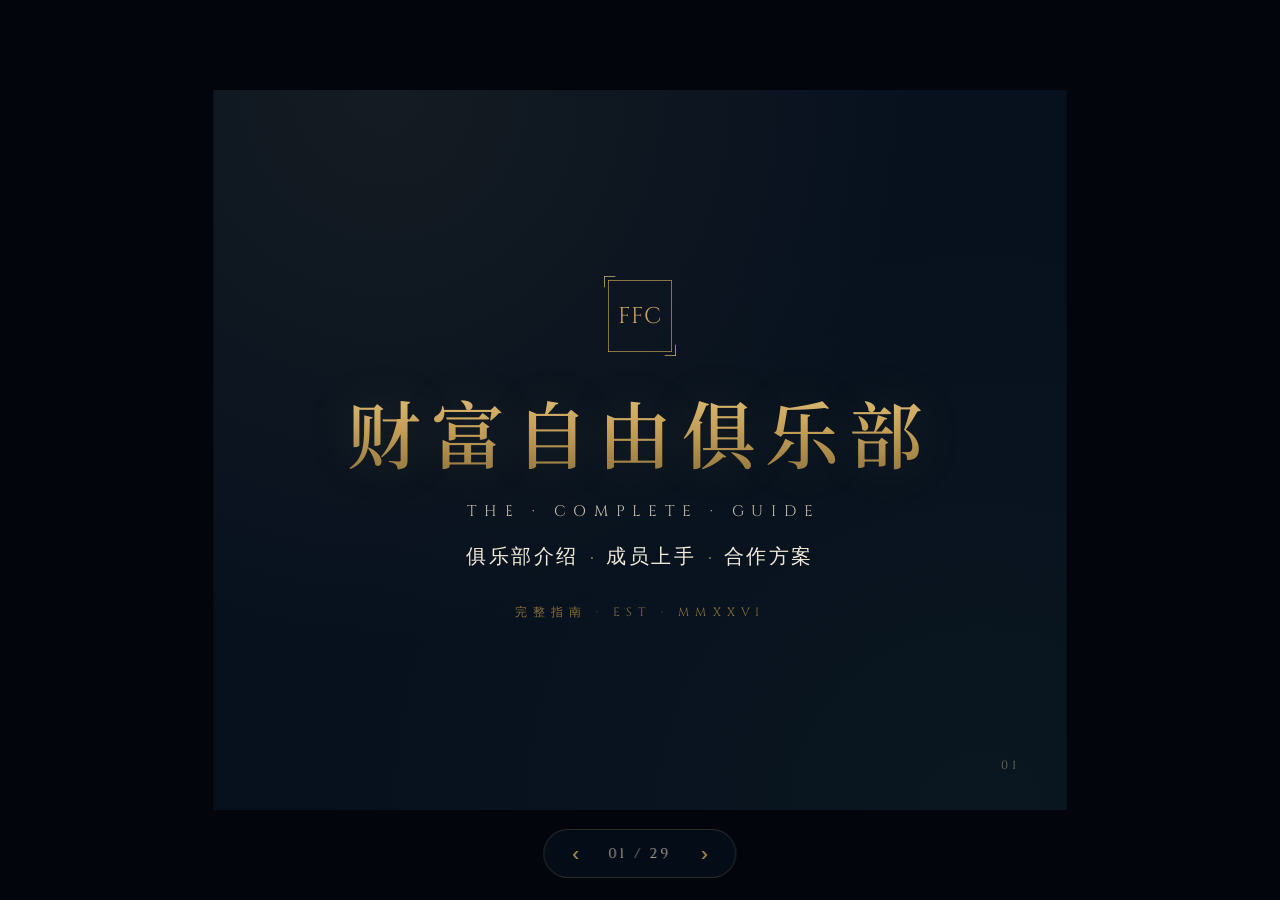
<file: guide-pc.html>
<!DOCTYPE html>
<html lang="zh-CN">
<head>
<meta charset="UTF-8" />
<meta name="viewport" content="width=device-width, initial-scale=1.0" />
<title>FFC 完整指南 · 介绍 + 成员上手 + 合作方案</title>
<link rel="preconnect" href="https://fonts.loli.net" crossorigin>
<link rel="stylesheet" href="https://fonts.loli.net/css2?family=Cinzel:wght@400;500;600&family=Cormorant+Garamond:ital,wght@0,500;1,400&family=Noto+Serif+SC:wght@400;500;600;700&family=Inter:wght@400;500;600&display=swap">
<style>
:root{--ink:#07111E;--ink2:#0E1A2B;--ink3:#15243A;--bone:#F2EBDA;--bone2:#C9BFA8;--bone3:#807660;--gold:#C9A35B;--gold2:#E5C77E;--gold3:#8A6F3A;--line:rgba(201,163,91,.20);--line2:rgba(201,163,91,.08);--cn:'Noto Serif SC','Songti SC',serif;--en:'Cinzel',serif;--serif:'Cormorant Garamond',serif;--sans:'Inter','PingFang SC',system-ui,sans-serif}
*{box-sizing:border-box;margin:0;padding:0}
html,body{background:#02060c;color:var(--bone);font-family:var(--sans);-webkit-font-smoothing:antialiased}
.stage{position:fixed;inset:0;display:flex;align-items:center;justify-content:center;overflow:hidden}
.deck{width:1920px;height:1080px;position:relative;transform-origin:center center}
.slide{position:absolute;inset:0;display:none;flex-direction:column;justify-content:center;padding:104px 130px;background:radial-gradient(ellipse at 20% 0%,rgba(201,163,91,.07),transparent 55%),radial-gradient(ellipse at 90% 100%,rgba(30,58,46,.12),transparent 60%),var(--ink);overflow:hidden}
.slide.active{display:flex;animation:fade .5s ease both}
@keyframes fade{from{opacity:0;transform:translateY(14px)}to{opacity:1;transform:none}}
.eyebrow{font-family:var(--sans);font-size:20px;letter-spacing:.45em;text-transform:uppercase;color:var(--gold);margin-bottom:26px}
.title{font-family:var(--cn);font-weight:500;font-size:78px;line-height:1.15;letter-spacing:.05em;color:var(--bone)}
.title .g{background:linear-gradient(180deg,var(--gold2),var(--gold) 50%,var(--gold3));-webkit-background-clip:text;background-clip:text;-webkit-text-fill-color:transparent}
.sub{font-family:var(--serif);font-size:32px;color:var(--bone2);margin-top:26px;line-height:1.5;font-style:italic}
.rule{height:1px;width:120px;background:linear-gradient(90deg,var(--gold),transparent);margin:36px 0}
.pageno{position:absolute;bottom:54px;right:70px;font-family:var(--en);font-size:18px;letter-spacing:.3em;color:var(--bone3)}
.brandfoot{position:absolute;bottom:50px;left:70px;font-family:var(--en);font-size:15px;letter-spacing:.35em;color:var(--gold3)}
.crest{width:30px;height:30px;border:1px solid var(--gold);display:inline-flex;align-items:center;justify-content:center;font-family:var(--en);font-size:12px;color:var(--gold);vertical-align:middle;margin-right:14px}
.cover{align-items:center;text-align:center;justify-content:center}
.cover .mark{width:96px;height:108px;border:1.5px solid var(--gold);position:relative;margin-bottom:40px;display:flex;align-items:center;justify-content:center}
.cover .mark span{font-family:var(--en);font-size:34px;letter-spacing:.05em;color:var(--gold)}
.cover .mark::before,.cover .mark::after{content:"";position:absolute;width:16px;height:16px;border:1px solid var(--gold2)}
.cover .mark::before{top:-7px;left:-7px;border-right:none;border-bottom:none}
.cover .mark::after{bottom:-7px;right:-7px;border-left:none;border-top:none}
.cover h1{font-family:var(--cn);font-weight:600;font-size:110px;letter-spacing:.14em;background:linear-gradient(180deg,var(--gold2),var(--gold) 45%,var(--gold3));-webkit-background-clip:text;background-clip:text;-webkit-text-fill-color:transparent;text-shadow:0 0 80px rgba(201,163,91,.15)}
.cover .en{font-family:var(--en);font-size:23px;letter-spacing:.5em;color:var(--bone2);margin:26px 0 32px;padding-left:.5em}
.cover .tags{display:flex;gap:42px;font-family:var(--serif);font-size:30px;letter-spacing:.12em;color:var(--bone)}
.cover .tags span{position:relative}
.cover .tags span+span::before{content:"·";position:absolute;left:-24px;color:var(--gold)}
.cover .est{margin-top:50px;font-family:var(--en);letter-spacing:.5em;font-size:18px;color:var(--gold3)}
.cover .sub{text-align:center}
/* 章节分隔页 */
.divider{align-items:center;text-align:center;justify-content:center}
.divider .part{font-family:var(--en);font-size:26px;letter-spacing:.6em;color:var(--gold);margin-bottom:36px}
.divider h2{font-family:var(--cn);font-size:100px;font-weight:500;letter-spacing:.1em;background:linear-gradient(180deg,var(--gold2),var(--gold) 45%,var(--gold3));-webkit-background-clip:text;background-clip:text;-webkit-text-fill-color:transparent}
.divider .dsub{font-family:var(--serif);font-size:32px;color:var(--bone2);margin-top:30px;font-style:italic}
.grid{display:grid;gap:28px;margin-top:46px}
.g2{grid-template-columns:repeat(2,1fr)}.g3{grid-template-columns:repeat(3,1fr)}.g4{grid-template-columns:repeat(4,1fr)}
.card{border:1px solid var(--line);background:linear-gradient(180deg,var(--ink2),var(--ink));padding:36px 34px;position:relative}
.card .num{font-family:var(--en);color:var(--gold);font-size:19px;letter-spacing:.25em;margin-bottom:16px}
.card .ic{font-size:34px;margin-bottom:14px}
.card h3{font-family:var(--cn);font-size:32px;font-weight:500;color:var(--bone);margin-bottom:12px;letter-spacing:.04em}
.card p{font-family:var(--serif);font-size:24px;line-height:1.55;color:var(--bone2)}
.card.hl{border-color:var(--gold)}
.tiers{display:flex;flex-direction:column;gap:18px;margin-top:46px}
.tier{display:flex;align-items:center;gap:34px;border:1px solid var(--line);background:var(--ink2);padding:26px 38px}
.tier .lv{font-family:var(--en);font-size:30px;color:var(--gold);width:200px;flex-shrink:0;letter-spacing:.08em}
.tier .nm{font-family:var(--cn);font-size:30px;color:var(--bone);width:150px;flex-shrink:0}
.tier .ds{font-family:var(--serif);font-size:26px;color:var(--bone2);line-height:1.4}
.tier.t0{border-left:3px solid var(--bone3)}.tier.t1{border-left:3px solid #5b8f6f}
.tier.t2{border-left:3px solid var(--gold)}.tier.t3{border-left:3px solid #b5503f}
.price{align-items:center;text-align:center}
.price .amt{font-family:var(--cn);font-size:200px;line-height:1;color:var(--bone);letter-spacing:.02em;margin:30px 0}
.price .amt .c{font-size:70px;color:var(--gold);vertical-align:super}
.price .amt .u{font-size:40px;color:var(--bone2)}
.price .note{font-family:var(--serif);font-style:italic;font-size:32px;color:var(--bone2)}
.price .rule2{font-family:var(--cn);font-size:26px;color:var(--gold2);margin-top:26px;letter-spacing:.06em}
.steps3{display:flex;gap:0;margin-top:56px}
.step{flex:1;text-align:center;padding:0 30px;position:relative}
.step:not(:first-child)::before{content:"";position:absolute;left:0;top:46px;width:1px;height:160px;background:var(--line2)}
.step .roman{font-family:var(--en);font-size:64px;color:var(--gold);margin-bottom:24px}
.step h4{font-family:var(--cn);font-size:34px;color:var(--bone);margin-bottom:16px;font-weight:500}
.step p{font-family:var(--serif);font-size:24px;color:var(--bone2);line-height:1.5}
.modlist{display:grid;grid-template-columns:repeat(2,1fr);gap:22px 60px;margin-top:48px}
.mod{display:flex;align-items:baseline;gap:20px;border-bottom:1px solid var(--line2);padding-bottom:18px}
.mod .ic{font-size:30px;width:46px}
.mod .t{font-family:var(--cn);font-size:30px;color:var(--bone)}
.mod .d{font-family:var(--serif);font-size:22px;color:var(--bone3);margin-left:auto}
.quote{align-items:center;text-align:center;justify-content:center}
.quote .qm{font-family:var(--en);font-size:160px;color:var(--gold);line-height:.5;opacity:.5;margin-bottom:30px}
.quote .qt{font-family:var(--cn);font-size:54px;line-height:1.7;color:var(--bone);font-weight:400;max-width:1350px}
.quote .qt em{font-style:normal;color:var(--gold2);font-weight:500}
.quote .qs{margin-top:44px;font-family:var(--en);letter-spacing:.5em;font-size:18px;color:var(--bone2)}
.rows{display:flex;flex-direction:column;gap:20px;margin-top:44px}
.row{display:flex;align-items:flex-start;gap:30px;border:1px solid var(--line);background:var(--ink2);padding:28px 40px}
.row .n{font-family:var(--en);font-size:40px;color:var(--gold);width:64px;flex-shrink:0;line-height:1.2}
.row .c h3{font-family:var(--cn);font-size:34px;color:var(--bone);font-weight:500;margin-bottom:8px}
.row .c p{font-family:var(--serif);font-size:25px;color:var(--bone2);line-height:1.5}
.row .c .hi{color:var(--gold2)}
.arch{display:flex;align-items:center;justify-content:center;margin-top:56px}
.arch .box{flex:1;border:1px solid var(--gold3);background:var(--ink2);padding:44px 34px;text-align:center}
.arch .box.b1{border-color:var(--gold)}
.arch .box h3{font-family:var(--cn);font-size:34px;color:var(--bone);margin-bottom:12px}
.arch .box p{font-family:var(--serif);font-size:22px;color:var(--bone2);line-height:1.45}
.arch .mid{flex:0 0 200px;text-align:center;color:var(--gold)}
.arch .mid .a{font-size:40px;line-height:1}
.arch .mid .l{font-size:16px;letter-spacing:.15em;color:var(--gold2);margin-top:10px}
.stat{display:grid;grid-template-columns:repeat(3,1fr);gap:26px;margin-top:48px}
.stat .s{border:1px solid var(--line);background:var(--ink2);padding:36px;text-align:center}
.stat .s .v{font-family:var(--cn);font-size:64px;color:var(--gold2);line-height:1}
.stat .s .k{font-family:var(--serif);font-size:24px;color:var(--bone2);margin-top:12px}
.biz{display:flex;flex-direction:column;gap:18px;margin-top:42px}
.biz .b{display:flex;align-items:center;gap:30px;border:1px solid var(--line);background:var(--ink2);padding:26px 38px}
.biz .b .t{font-family:var(--cn);font-size:30px;color:var(--gold2);width:260px;flex-shrink:0}
.biz .b .d{font-family:var(--serif);font-size:25px;color:var(--bone2)}
.cta{align-items:center;text-align:center;justify-content:center}
.cta .wx{margin-top:36px;display:inline-block;border:1px solid var(--gold);padding:22px 48px;font-family:var(--sans);font-size:30px;letter-spacing:.1em;color:var(--gold2)}
.cta .wx b{color:var(--gold);user-select:all}
.nav{position:fixed;bottom:22px;left:50%;transform:translateX(-50%);display:flex;gap:14px;align-items:center;z-index:50;background:rgba(7,17,30,.7);border:1px solid var(--line);border-radius:40px;padding:8px 18px;backdrop-filter:blur(8px)}
.nav button{background:none;border:none;color:var(--gold);font-size:20px;cursor:pointer;padding:4px 10px}
.nav .ind{font-family:var(--en);font-size:14px;letter-spacing:.2em;color:var(--bone2);min-width:74px;text-align:center}
@media print{.nav{display:none}.stage{position:static}.deck{transform:none!important}.slide{display:flex!important;position:relative;page-break-after:always;width:1920px;height:1080px}}
</style>
</head>
<body>
<div class="stage"><div class="deck" id="deck">

<!-- ============ 总封面 ============ -->
<section class="slide cover active">
  <div class="mark"><span>FFC</span></div>
  <h1>财富自由俱乐部</h1>
  <div class="en">THE · COMPLETE · GUIDE</div>
  <div class="tags"><span>俱乐部介绍</span><span>成员上手</span><span>合作方案</span></div>
  <div class="est">完整指南 · EST · MMXXVI</div>
</section>

<!-- ============ PART I 介绍 ============ -->
<section class="slide divider">
  <div class="part">PART · I</div>
  <h2>俱乐部介绍</h2>
  <div class="dsub">我们是谁 · 会员权益 · 如何加入</div>
</section>

<section class="slide quote">
  <div class="qm">"</div>
  <div class="qt">财富的本质，是<em>关系的密度</em>。<br/>我们不做流量场，只做<em>圈层筛选</em>。</div>
  <div class="qs">THE FFC MANIFESTO</div>
  <div class="brandfoot"><span class="crest">FFC</span>FINANCIAL FREEDOM CLUB</div>
</section>

<section class="slide">
  <div class="eyebrow">Who We Are</div>
  <div class="title">一个 <span class="g">高净值认知共同体</span></div>
  <div class="rule"></div>
  <div class="grid g3">
    <div class="card"><div class="num">I</div><h3>一手信息</h3><p>美股 / 港股 / Crypto / 一级市场，机构级研究与一线观点直达。</p></div>
    <div class="card"><div class="num">II</div><h3>顶级圈层</h3><p>发起人 50W+ 粉丝、九位数 AUM；核心成员遍布硅谷与全球。</p></div>
    <div class="card"><div class="num">III</div><h3>AI 提效</h3><p>把投研、内容、工具用 AI 武装到牙齿，认知与效率双杀。</p></div>
  </div>
</section>

<section class="slide quote">
  <div class="eyebrow" style="margin-bottom:50px">The Constellation</div>
  <div class="qt">加入俱乐部 —<br/>你与<em>明星 · 政商 · 资本 · 高管</em>之间，<br/>只剩<em>六个握手</em>。</div>
  <div class="qs">SIX DEGREES TO THE WORLD</div>
</section>

<section class="slide">
  <div class="eyebrow">Membership Tiers</div>
  <div class="title">会员权益 · <span class="g">四档阶梯</span></div>
  <div class="tiers">
    <div class="tier t0"><span class="lv">VIP 0</span><span class="nm">入门</span><span class="ds">📚 知识库（科普 · 经典文档 · 财富书单）</span></div>
    <div class="tier t1"><span class="lv">VIP 1</span><span class="nm">进阶</span><span class="ds">+ 👥 成员资料 + 📊 投研内容（财富日历 / 研报 / 点名追踪 / 标的池）</span></div>
    <div class="tier t2"><span class="lv">VIP 2</span><span class="nm">实时</span><span class="ds">+ 🐦 推特投研（官方推荐 + 自定义博主，AI 解析立场/置信度）</span></div>
    <div class="tier t3"><span class="lv">VIP 3</span><span class="nm">顶级</span><span class="ds">+ 💎 付费博主订阅 + 👑 大佬资料 / 引荐背书</span></div>
  </div>
</section>

<section class="slide price">
  <div class="eyebrow">Membership</div>
  <div class="amt"><span class="c">¥</span>2,980<span class="u">/ 年</span></div>
  <div class="note">"以最克制的价格，进入最稀缺的圈层"</div>
  <div class="rule2">每加入 10 位新成员 · 价格升至 ¥3,480 —— 早加入，永远更低</div>
</section>

<section class="slide">
  <div class="eyebrow">The System</div>
  <div class="title">两个入口，<span class="g">一套系统</span></div>
  <div class="rule"></div>
  <div class="grid g2">
    <div class="card hl"><div class="num">A · 对外</div><h3>🌐 官网</h3><p>老钱风引流门面：关系网络、关键词云、外圈人脉、深度文章、申请入会。<br/><span style="color:var(--gold2)">ff-club-2026.netlify.app</span></p></div>
    <div class="card hl"><div class="num">B · 对内</div><h3>📚 Notion 知识库</h3><p>会员专属：财富日历、研报、推特投研、智能体、股票课、学员名录 —— 全部在一个空间。</p></div>
  </div>
</section>

<section class="slide">
  <div class="eyebrow">Knowledge Base · Notion</div>
  <div class="title">知识库 · <span class="g">八大模块</span></div>
  <div class="modlist">
    <div class="mod"><span class="ic">🤖</span><span class="t">AI 工具教程</span><span class="d">GPT / Claude / 🪜</span></div>
    <div class="mod"><span class="ic">📚</span><span class="t">Notion 课程导航</span><span class="d">第二大脑</span></div>
    <div class="mod"><span class="ic">💼</span><span class="t">商业知识库</span><span class="d">标的池/研报/书单/课</span></div>
    <div class="mod"><span class="ic">📅</span><span class="t">财富日历</span><span class="d">CPI/FOMC/财报季</span></div>
    <div class="mod"><span class="ic">🎤</span><span class="t">大佬点名追踪</span><span class="d">黄仁勋 × Trump</span></div>
    <div class="mod"><span class="ic">📈</span><span class="t">生态股价 / 推特投研</span><span class="d">折线图 / AI 解析</span></div>
    <div class="mod"><span class="ic">🎨</span><span class="t">AI 智能体画廊</span><span class="d">成员调教上架</span></div>
    <div class="mod"><span class="ic">👥</span><span class="t">学员集合</span><span class="d">问卷/审核/名录</span></div>
  </div>
</section>

<section class="slide">
  <div class="eyebrow">Signature Features</div>
  <div class="title">三个 <span class="g">招牌功能</span></div>
  <div class="grid g3">
    <div class="card"><div class="num">★</div><h3>🎤 大佬点名追踪</h3><p>黄仁勋(绿)/Trump(红)/政府(黄) 公开点名哪家公司 + 当时股价反应，每点名 +2 热度。</p></div>
    <div class="card"><div class="num">★</div><h3>🐦 AI 推特投研</h3><p>把博主推文用 AI 读成结构化投研：标的 + 看多看空 + 置信度 + 公司速读。</p></div>
    <div class="card"><div class="num">★</div><h3>📈 股票交易小课堂</h3><p>44 节系统课，中文精讲 + 英文原文 + 视频，读完打卡上排行榜。</p></div>
  </div>
</section>

<section class="slide">
  <div class="eyebrow">How to Join</div>
  <div class="title">三步 <span class="g">进入 FFC</span></div>
  <div class="steps3">
    <div class="step"><div class="roman">I</div><h4>提交申请</h4><p>官网点「申请加入」→ 填写 Notion 问卷（含 Notion 邮箱）。</p></div>
    <div class="step"><div class="roman">II</div><h4>发起人审阅</h4><p>4 位联合发起人共同审阅，48 小时内回复，定 VIP 等级。</p></div>
    <div class="step"><div class="roman">III</div><h4>入会解锁</h4><p>微信付费 → 邮箱自动邀请进 Notion 空间 → 按等级解锁内容。</p></div>
  </div>
</section>

<!-- ============ PART II 成员上手 ============ -->
<section class="slide divider">
  <div class="part">PART · II</div>
  <h2>成员上手指南</h2>
  <div class="dsub">填表 · 用 Notion · 用官网，10 分钟跑起来</div>
</section>

<section class="slide">
  <div class="eyebrow">Step 1 · 填申请表</div>
  <div class="title">第一步 · <span class="g">认真填问卷</span></div>
  <div class="rows">
    <div class="row"><div class="n">!</div><div class="c"><h3>Notion 邮箱（最重要）</h3><p>务必填<span class="hi">你登录 Notion 的邮箱</span> —— 我们靠它邀请你进社群空间。没有就花 2 元买个教育邮箱。</p></div></div>
    <div class="row"><div class="n">+</div><div class="c"><h3>社媒 + 一句话介绍</h3><p>填了的社媒会显示在官网成员卡上（一键跳转）；一句话讲清你是谁、在做什么。</p></div></div>
    <div class="row"><div class="n">★</div><div class="c"><h3>名人合影（可多张）</h3><p>与名人/政商/资本的合影上传到「名人合影」字段，审核通过后上官网外圈人脉，角标是你的昵称。</p></div></div>
  </div>
</section>

<section class="slide">
  <div class="eyebrow">Step 2 · 进 Notion 空间</div>
  <div class="title">第二步 · <span class="g">接受邀请</span></div>
  <div class="grid g2">
    <div class="card"><div class="ic">📧</div><h3>收邀请邮件</h3><p>审核通过 + 付费后，你的 Notion 邮箱会收到邀请 → 点 Accept 即可进入「财富自由 Club」空间。</p></div>
    <div class="card"><div class="ic">🔓</div><h3>按等级解锁</h3><p>你能看到的内容由 VIP 等级决定：VIP0 知识库 → VIP1 投研 → VIP2 推特实时 → VIP3 大佬资料。</p></div>
  </div>
</section>

<section class="slide">
  <div class="eyebrow">Notion 基础</div>
  <div class="title">Notion · <span class="g">三个核心操作</span></div>
  <div class="grid g3">
    <div class="card"><div class="ic">📂</div><h3>左侧栏导航</h3><p>所有模块在左边侧栏，点开即看。手机装 Notion App 体验更好。</p></div>
    <div class="card"><div class="ic">🔀</div><h3>切换视图</h3><p>数据库顶部有多个 Tab（表格/看板/日历/画廊），点不同 Tab 换不同看法。</p></div>
    <div class="card"><div class="ic">🔍</div><h3>搜索</h3><p>Cmd/Ctrl+P 或顶部搜索框，关键词直达任何内容。</p></div>
  </div>
</section>

<section class="slide">
  <div class="eyebrow">逛什么</div>
  <div class="title">知识库 · <span class="g">按等级解锁</span></div>
  <div class="rows">
    <div class="row"><div class="n">0</div><div class="c"><h3>VIP0 · 知识库</h3><p>商业经典文档、财富书单、AI 工具教程、股票交易小课堂（44 节）。</p></div></div>
    <div class="row"><div class="n">1</div><div class="c"><h3>VIP1 · 投研</h3><p>财富日历、会员研报、大佬点名追踪、生态股价、核心标的池 + 成员资料。</p></div></div>
    <div class="row"><div class="n">2</div><div class="c"><h3>VIP2 · 推特实时</h3><p>AI 推特投研看板，还能往「订阅博主池」加你自己想追的 X 账号。</p></div></div>
    <div class="row"><div class="n">3</div><div class="c"><h3>VIP3 · 顶级</h3><p>付费博主订阅 + 大佬资料 / 引荐背书。</p></div></div>
  </div>
</section>

<section class="slide">
  <div class="eyebrow">学起来</div>
  <div class="title">股票课 · <span class="g">读完打卡上榜</span></div>
  <div class="grid g2">
    <div class="card"><div class="ic">📈</div><h3>44 节系统课</h3><p>每节：上方中文精讲，文末折叠英文原文，中间穿插视频。从第 1 课顺序学起。</p></div>
    <div class="card"><div class="ic">✅</div><h3>读完打卡</h3><p>读完在「阅读打卡」记一条 → 自动进「🏆 阅读排行榜」，看谁学得最猛。</p></div>
  </div>
</section>

<section class="slide">
  <div class="eyebrow">Step 3 · 用官网</div>
  <div class="title">第三步 · <span class="g">逛官网门面</span></div>
  <div class="grid g3">
    <div class="card"><div class="ic">🕸️</div><h3>关系网络</h3><p>看发起人+核心成员的圈层星图，点节点跳到对应成员。</p></div>
    <div class="card"><div class="ic">📰</div><h3>深度文章</h3><p>公开科普可直接读；会员研报露标题钩子，点击进社区看全文。</p></div>
    <div class="card"><div class="ic">📸</div><h3>外圈人脉</h3><p>成员真实合影墙，点开滑看，角标显示上传者。</p></div>
  </div>
</section>

<section class="slide cover">
  <div class="eyebrow">需要帮助？</div>
  <div class="title" style="text-align:center">遇到问题 · <span class="g">找 David 小鱼</span></div>
  <div class="sub" style="text-align:center">社群维护者 · 网站 & Notion 运营<br/>或参考每周私享会集中答疑</div>
  <div class="brandfoot">FINANCIAL FREEDOM CLUB</div>
</section>

<!-- ============ PART III 合作方案 ============ -->
<section class="slide divider">
  <div class="part">PART · III</div>
  <h2>合作方案</h2>
  <div class="dsub">Community OS · 为其他社群搭建「官网 + Notion」组合系统</div>
</section>

<section class="slide">
  <div class="eyebrow">The Problem</div>
  <div class="title">知识付费社群的 <span class="g">四个痛点</span></div>
  <div class="grid g2">
    <div class="card"><div class="ic">🪧</div><h3>没门面</h3><p>只有微信群，没有体面的对外窗口，招不来高质量成员。</p></div>
    <div class="card"><div class="ic">🗂️</div><h3>内容散</h3><p>资料散在群文件、网盘、文档里，找不到、沉不下来。</p></div>
    <div class="card"><div class="ic">🔒</div><h3>权限难管</h3><p>不同付费档位看不同内容，纯靠人工，一多就乱。</p></div>
    <div class="card"><div class="ic">💸</div><h3>变现单一</h3><p>一次性门槛费收完就结束，没有持续的分级与续费。</p></div>
  </div>
</section>

<section class="slide quote">
  <div class="eyebrow" style="margin-bottom:46px">The Solution</div>
  <div class="qt">一套<em>门面官网</em>负责引流与筛选，<br/>一套 <em>Notion 中台</em>负责内容、会员与权限，<br/>中间用<em>自动化</em>打通 —— <em>零运维</em>。</div>
</section>

<section class="slide">
  <div class="eyebrow">Architecture</div>
  <div class="title">组合架构 · <span class="g">一图看懂</span></div>
  <div class="arch">
    <div class="box b1"><h3>🌐 官网</h3><p>对外门面<br/>引流 · 筛选 · 申请漏斗</p></div>
    <div class="mid"><div class="a">⇄</div><div class="l">GITHUB ACTION<br/>自动同步</div></div>
    <div class="box"><h3>📚 Notion 中台</h3><p>对内中枢<br/>内容 · 会员 CRM · 权限</p></div>
  </div>
  <div class="sub" style="text-align:center;margin-top:46px">在 Notion 写 → 自动同步 → 官网更新。无服务器、无数据库、无运维。</div>
</section>

<section class="slide">
  <div class="eyebrow">Monetization</div>
  <div class="title">分级变现 · <span class="g">从一次性到持续</span></div>
  <div class="biz">
    <div class="b"><span class="t">VIP 阶梯</span><span class="d">VIP0→3 不同付费档解锁不同内容，自然向上付费。</span></div>
    <div class="b"><span class="t">动态定价</span><span class="d">每加入 N 人涨价，制造稀缺与早鸟动机。</span></div>
    <div class="b"><span class="t">续费 + 分润</span><span class="d">年费续费 + 顶级会员引荐大佬分润，收入多元。</span></div>
  </div>
</section>

<section class="slide">
  <div class="eyebrow">Cost Structure</div>
  <div class="title">成本结构 · <span class="g">近乎零运维</span></div>
  <div class="stat">
    <div class="s"><div class="v">¥0</div><div class="k">官网托管<br/>Netlify / Vercel 免费</div></div>
    <div class="s"><div class="v">¥0</div><div class="k">自动同步<br/>GitHub Actions 免费</div></div>
    <div class="s"><div class="v">低</div><div class="k">内容中台<br/>Notion 订阅即可</div></div>
  </div>
  <div class="sub" style="text-align:center;margin-top:42px">没有服务器、没有后端、没有数据库 —— 一个人就能维护一个几百人的付费社群。</div>
</section>

<section class="slide">
  <div class="eyebrow">Case Study</div>
  <div class="title">已落地案例 · <span class="g">财富自由俱乐部</span></div>
  <div class="grid g4">
    <div class="card hl"><div class="num">官网</div><h3>老钱风门面</h3><p>关系网 + 研报 + 推特投研，已上线。</p></div>
    <div class="card hl"><div class="num">中台</div><h3>8 大模块</h3><p>日历/点名/股价/课程/CRM 全跑通。</p></div>
    <div class="card hl"><div class="num">自动化</div><h3>同步管道</h3><p>Notion 写 → 自动部署，已验证。</p></div>
    <div class="card hl"><div class="num">变现</div><h3>VIP 分级</h3><p>¥2980/年 + 动态定价，已设。</p></div>
  </div>
</section>

<section class="slide">
  <div class="eyebrow">Why Us</div>
  <div class="title">交付方 · <span class="g">David 小鱼 · AI Builder</span></div>
  <div class="grid g3">
    <div class="card"><div class="ic">⚙️</div><h3>全栈交付</h3><p>网站开发 + Notion 系统 + 自动化，一个人闭环。</p></div>
    <div class="card"><div class="ic">🧠</div><h3>精通 AI</h3><p>把 AI 投研、智能体、内容生产嵌进社群，做出别人没有的功能。</p></div>
    <div class="card"><div class="ic">✅</div><h3>已验证</h3><p>FFC 是亲手跑通的样板，不是 PPT 概念。</p></div>
  </div>
</section>

<section class="slide">
  <div class="eyebrow">Business Model</div>
  <div class="title">合作模式 · <span class="g">给其他社群搭建</span></div>
  <div class="biz">
    <div class="b"><span class="t">建站交付费</span><span class="d">一次性搭好官网 + Notion 中台 + 自动化管道。</span></div>
    <div class="b"><span class="t">年度维护</span><span class="d">持续迭代、功能升级、技术保障。</span></div>
    <div class="b"><span class="t">收入分成 / 投资</span><span class="d">深度绑定的社群，可谈营收分成或股权合作。</span></div>
  </div>
</section>

<!-- ============ 总 CTA ============ -->
<section class="slide cta">
  <div class="eyebrow">Connecting Top Minds</div>
  <div class="title" style="text-align:center">链接顶尖智慧 · <span class="g">共创财富未来</span></div>
  <div class="sub" style="text-align:center">入会 / 合作 / 投资洽谈</div>
  <div class="wx">联系微信 <b>dragon-yu-171728</b></div>
  <div class="est" style="margin-top:44px;font-family:var(--en);letter-spacing:.5em;color:var(--gold3)">ff-club-2026.netlify.app · EST · MMXXVI</div>
</section>

</div></div>
<div class="nav"><button id="prev">‹</button><span class="ind" id="ind"></span><button id="next">›</button></div>
<script>
const slides=[...document.querySelectorAll('.slide')];let i=0;const ind=document.getElementById('ind');
const N=slides.length;
slides.forEach((s,idx)=>{const p=document.createElement('div');p.className='pageno';p.textContent=String(idx+1).padStart(2,'0');s.appendChild(p);});
function show(n){slides[i].classList.remove('active');i=(n+N)%N;slides[i].classList.add('active');ind.textContent=String(i+1).padStart(2,'0')+' / '+String(N).padStart(2,'0');}
show(0);
document.getElementById('next').onclick=()=>show(i+1);document.getElementById('prev').onclick=()=>show(i-1);
addEventListener('keydown',e=>{if(e.key==='ArrowRight'||e.key===' ')show(i+1);else if(e.key==='ArrowLeft')show(i-1);});
// 触屏滑动翻页
let tx=null;addEventListener('touchstart',e=>tx=e.touches[0].clientX);
addEventListener('touchend',e=>{if(tx===null)return;const dx=e.changedTouches[0].clientX-tx;if(dx<-40)show(i+1);else if(dx>40)show(i-1);tx=null;});
function fit(){const d=document.getElementById('deck');const s=Math.min(innerWidth/1920,innerHeight/1080);d.style.transform='scale('+s+')';}
addEventListener('resize',fit);fit();
</script>
</body>
</html>
</file>
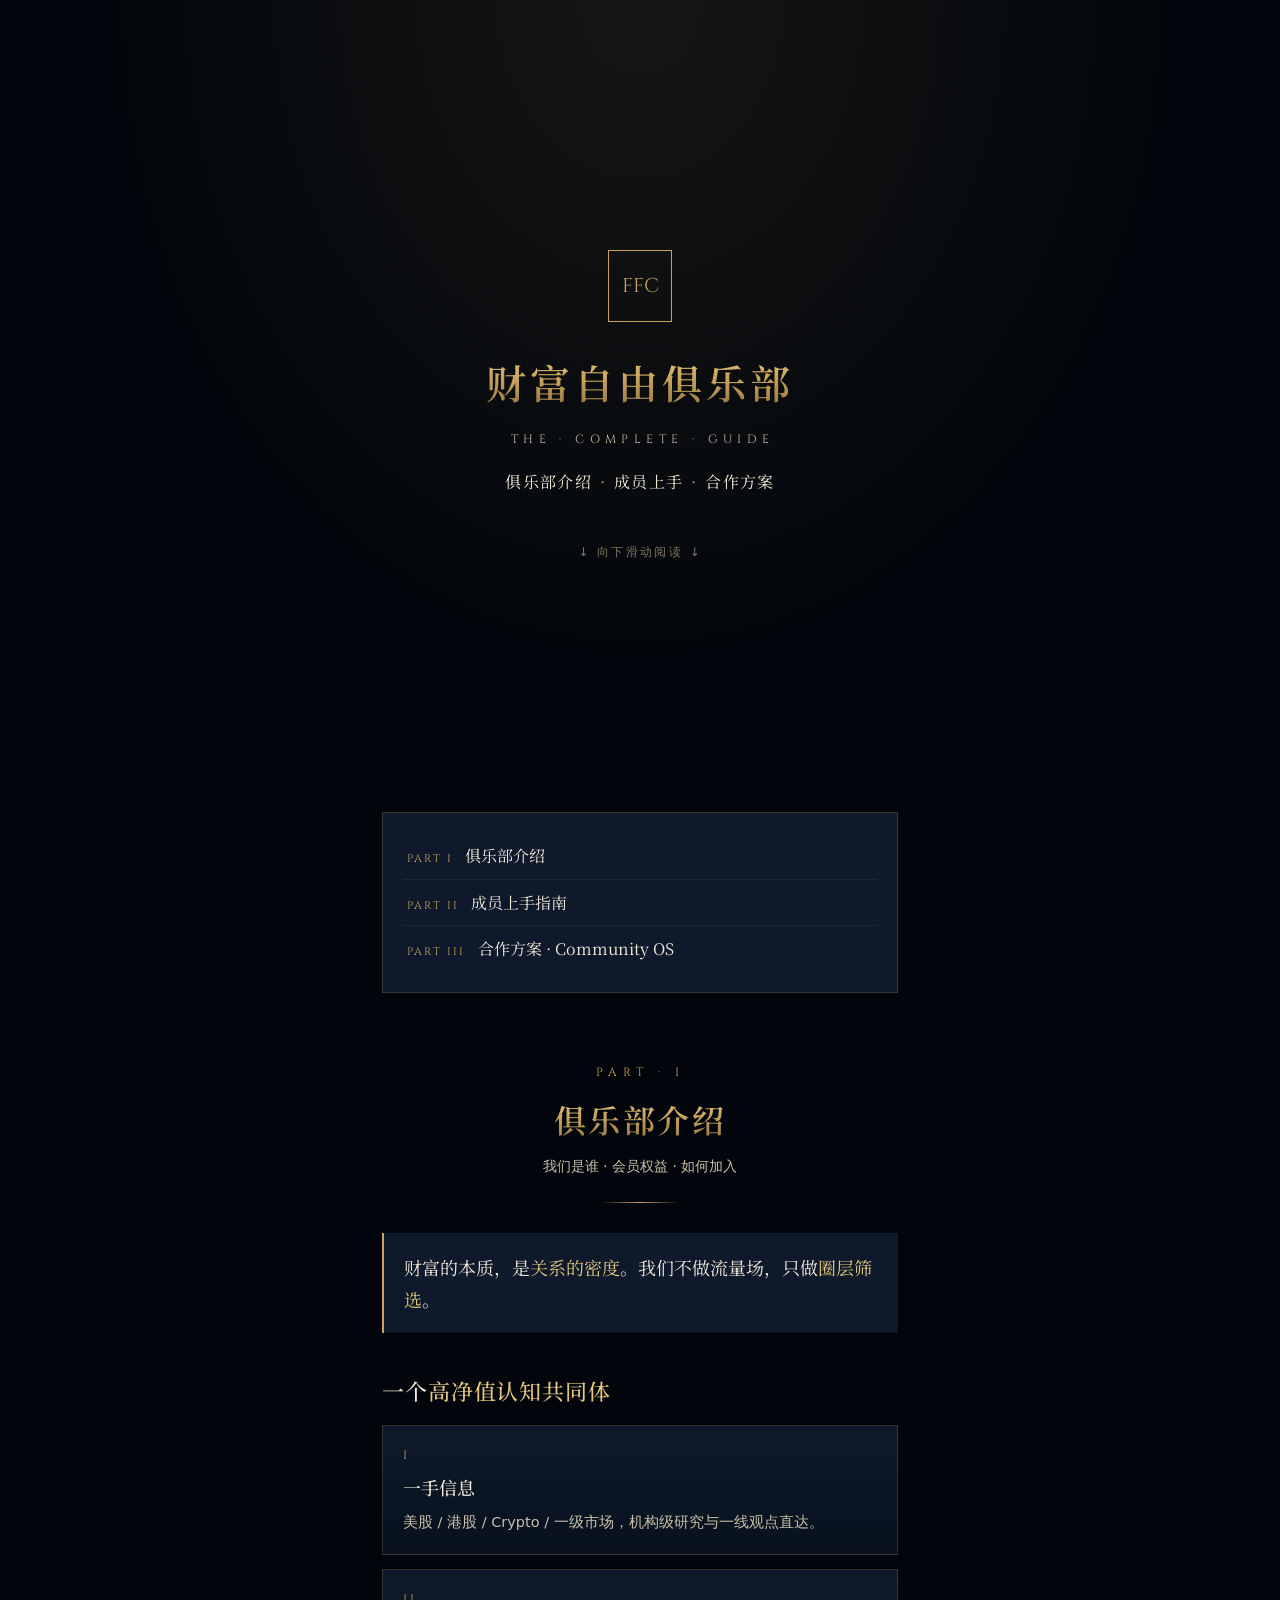
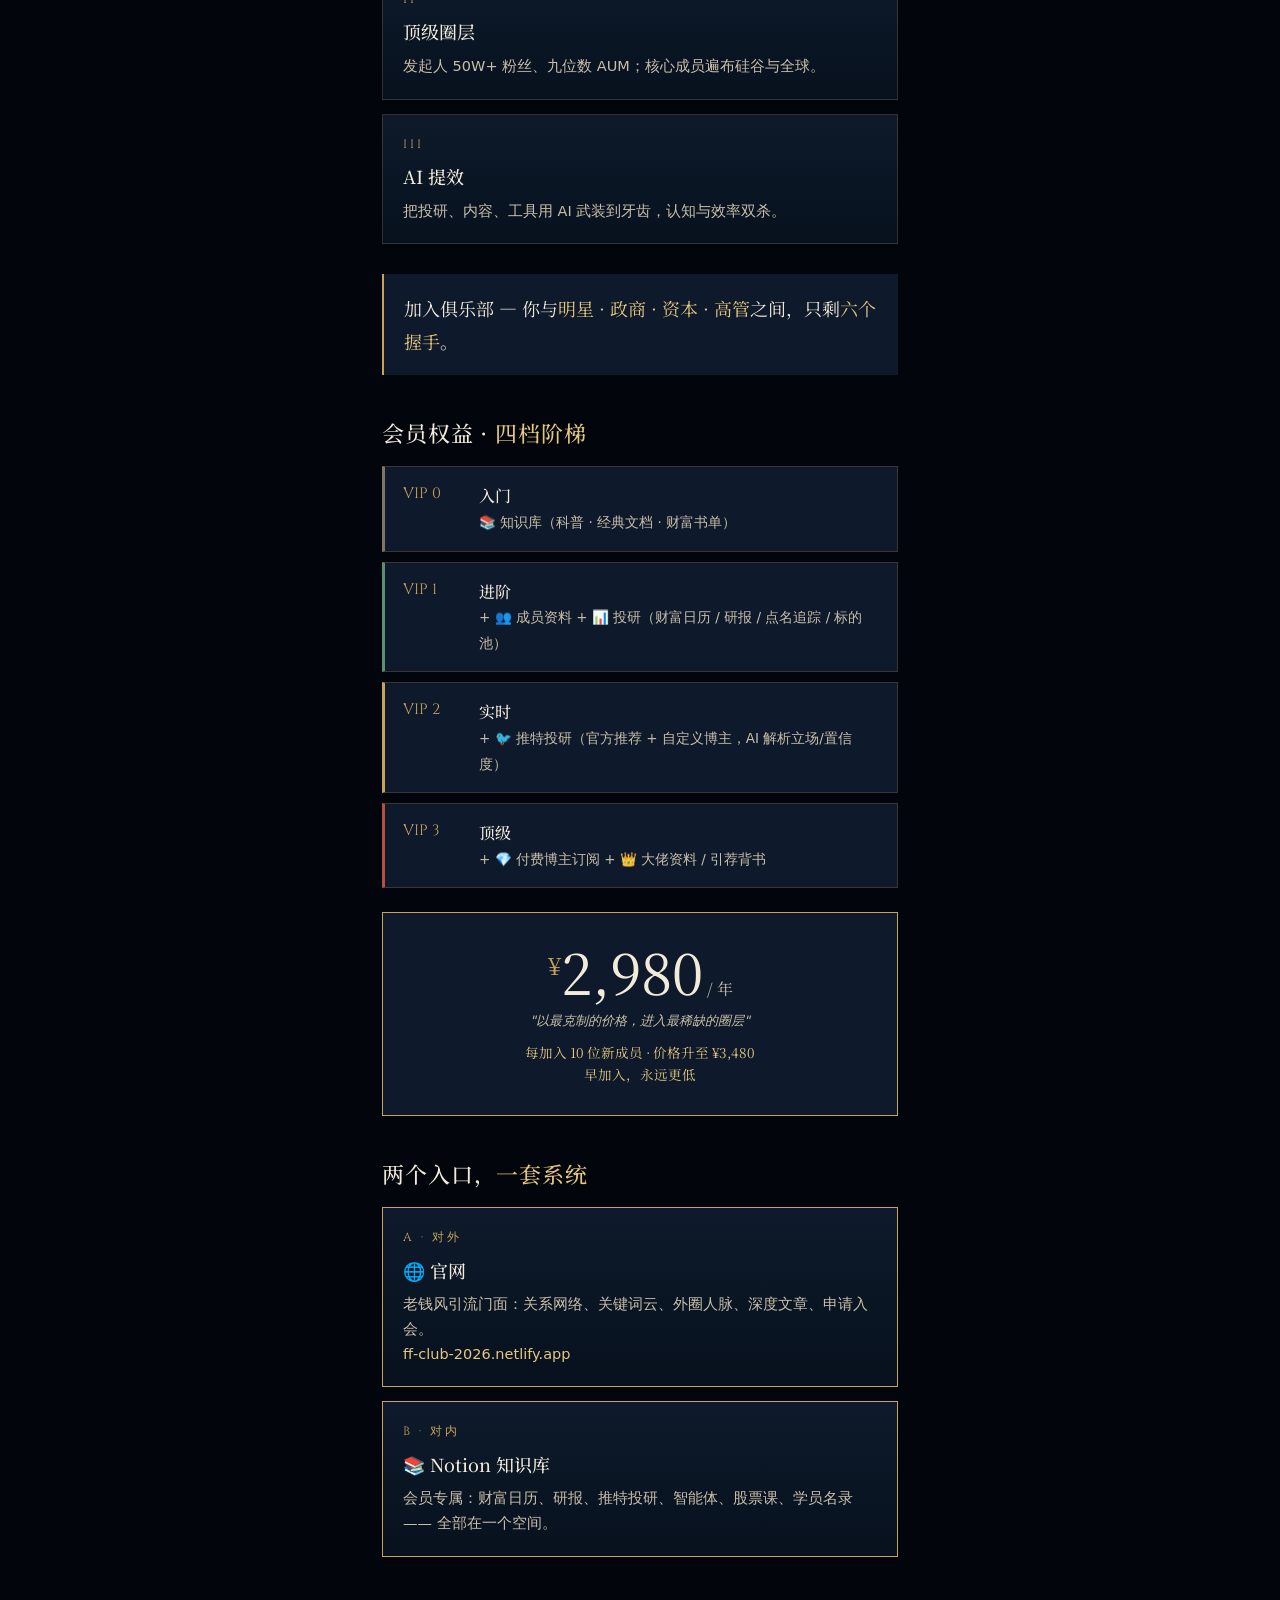
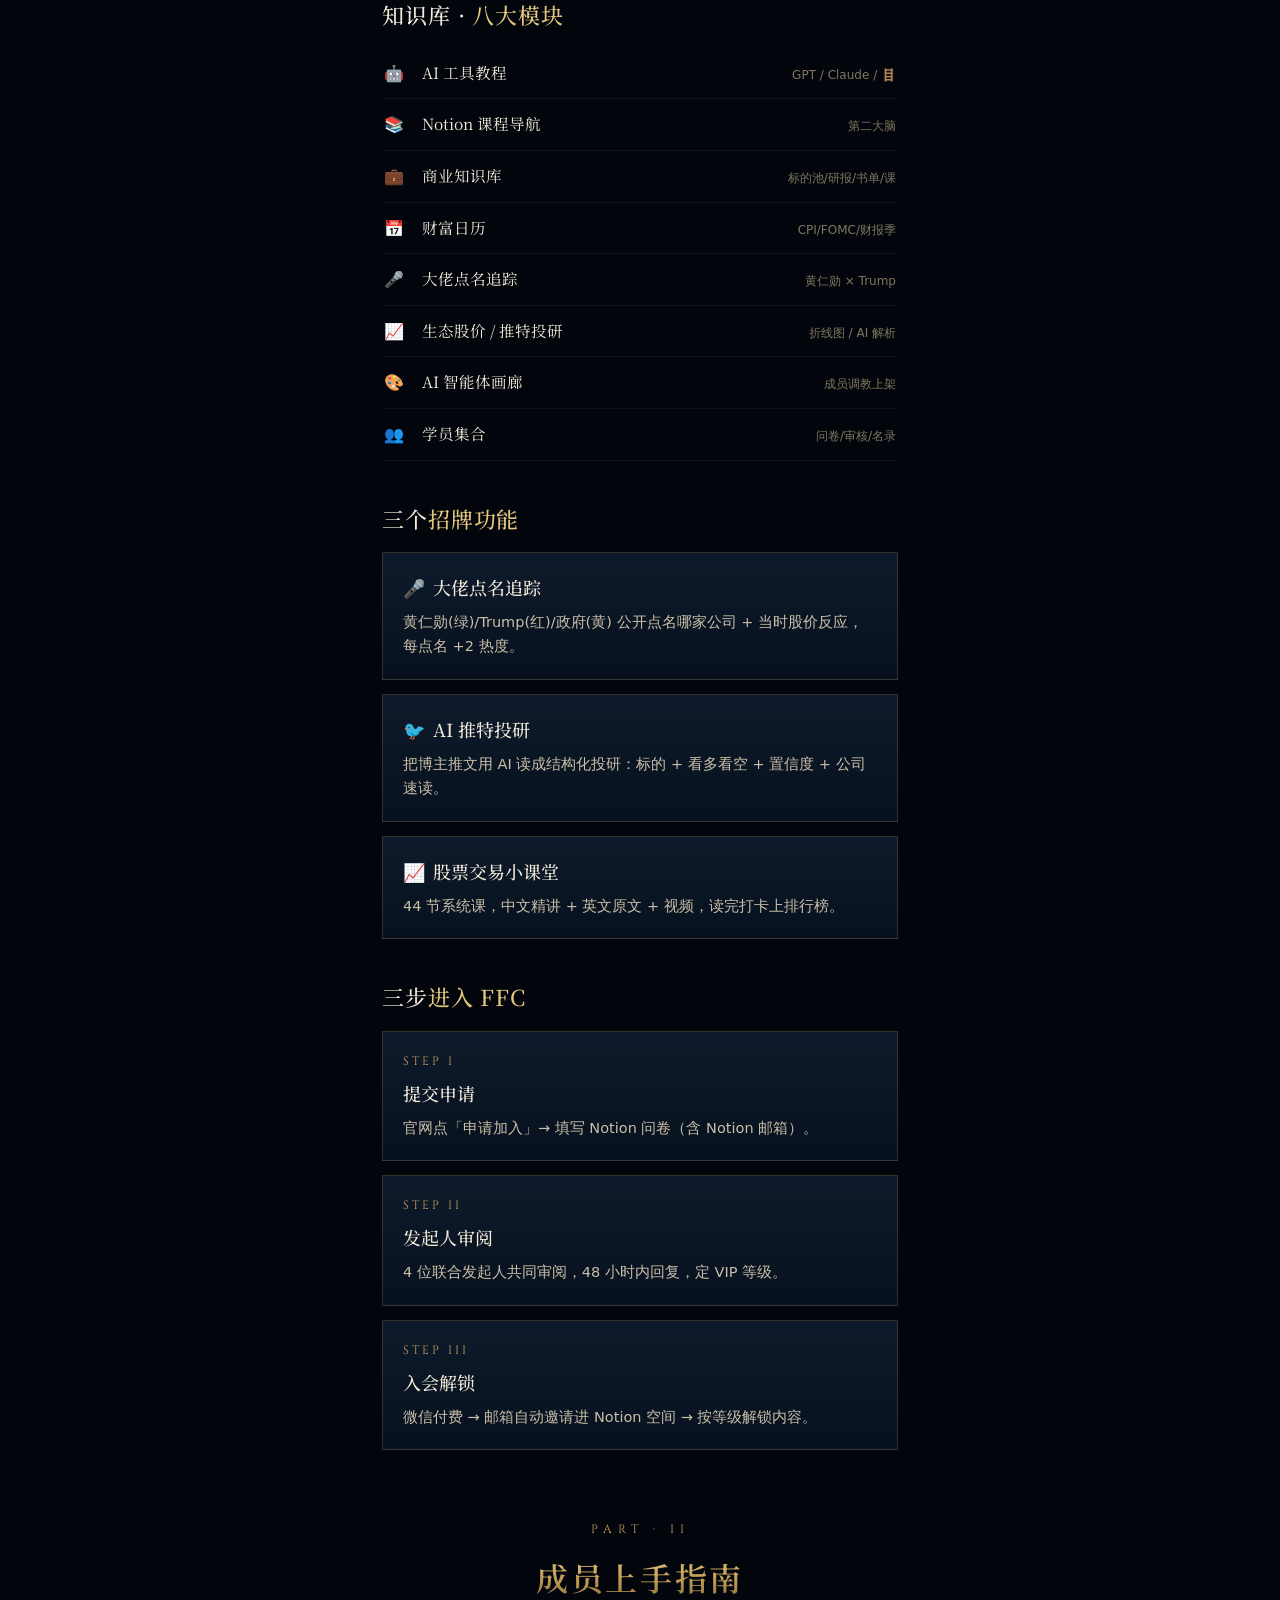
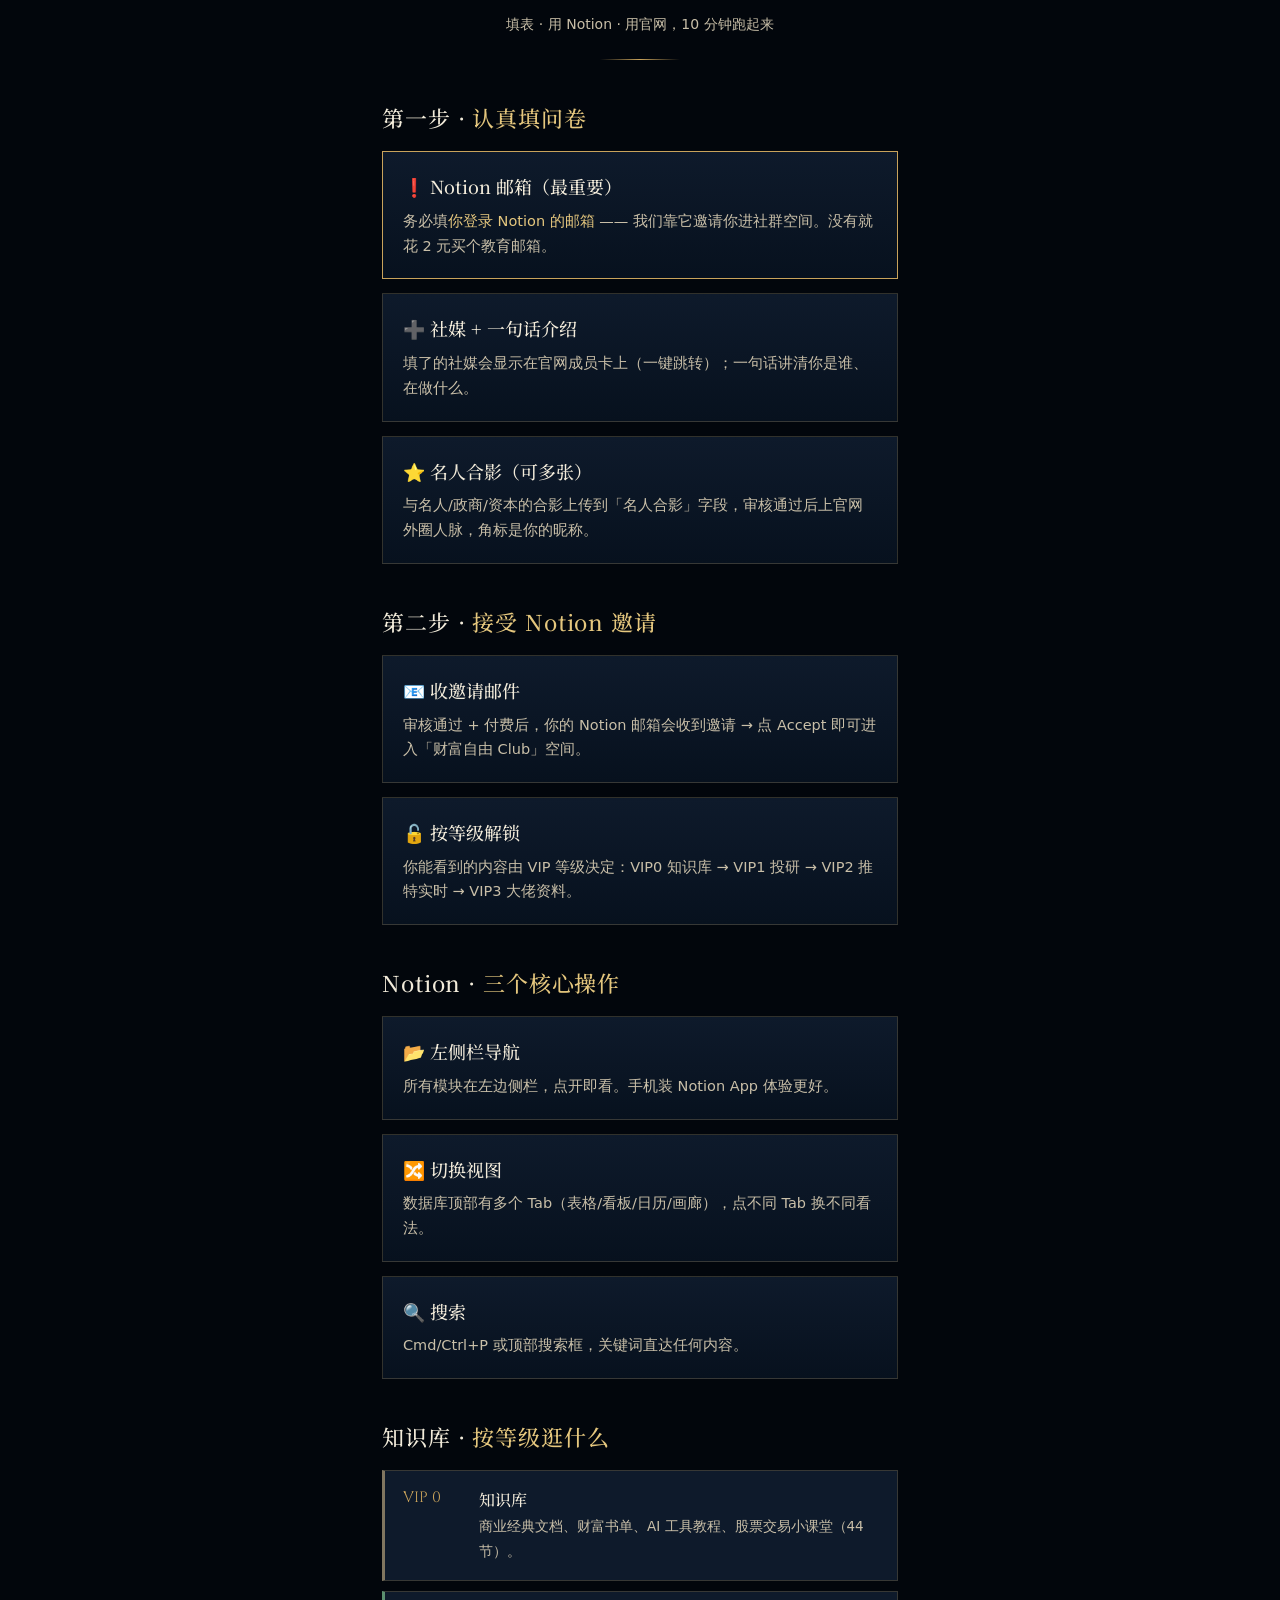
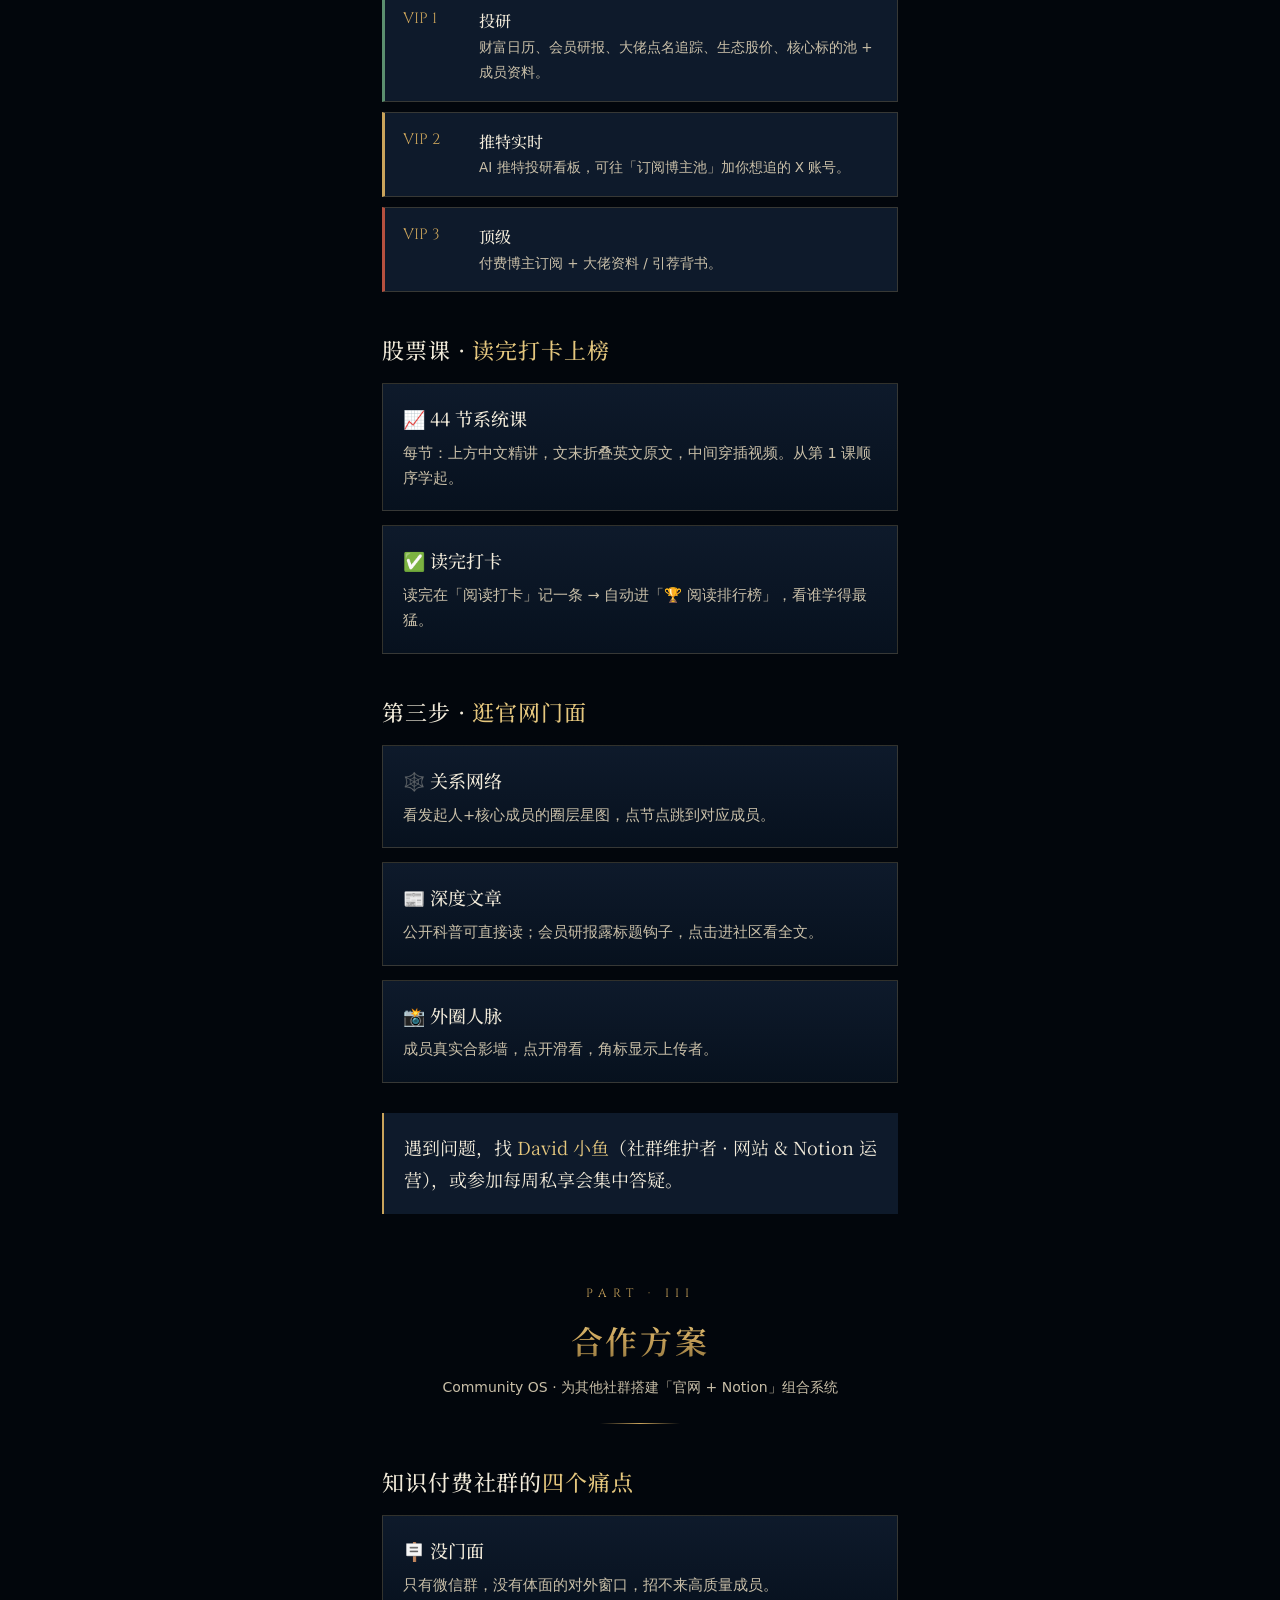
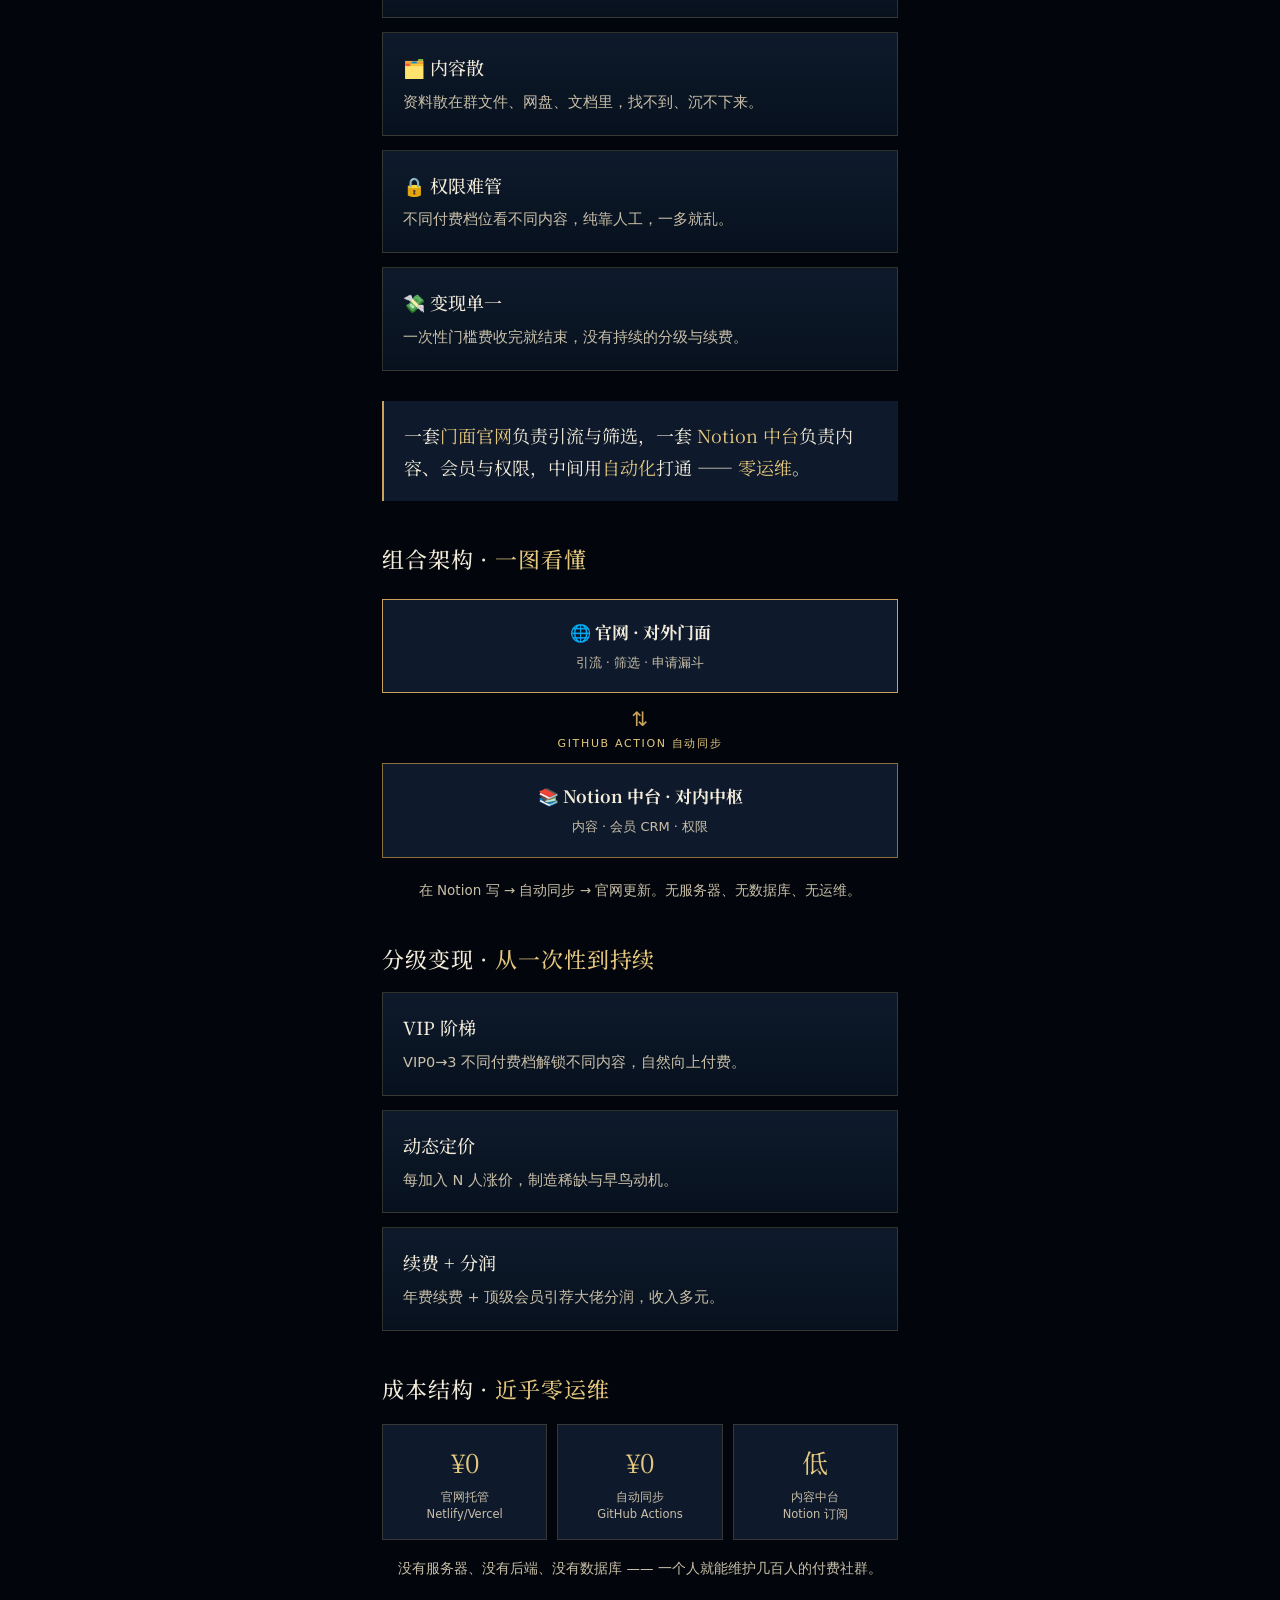
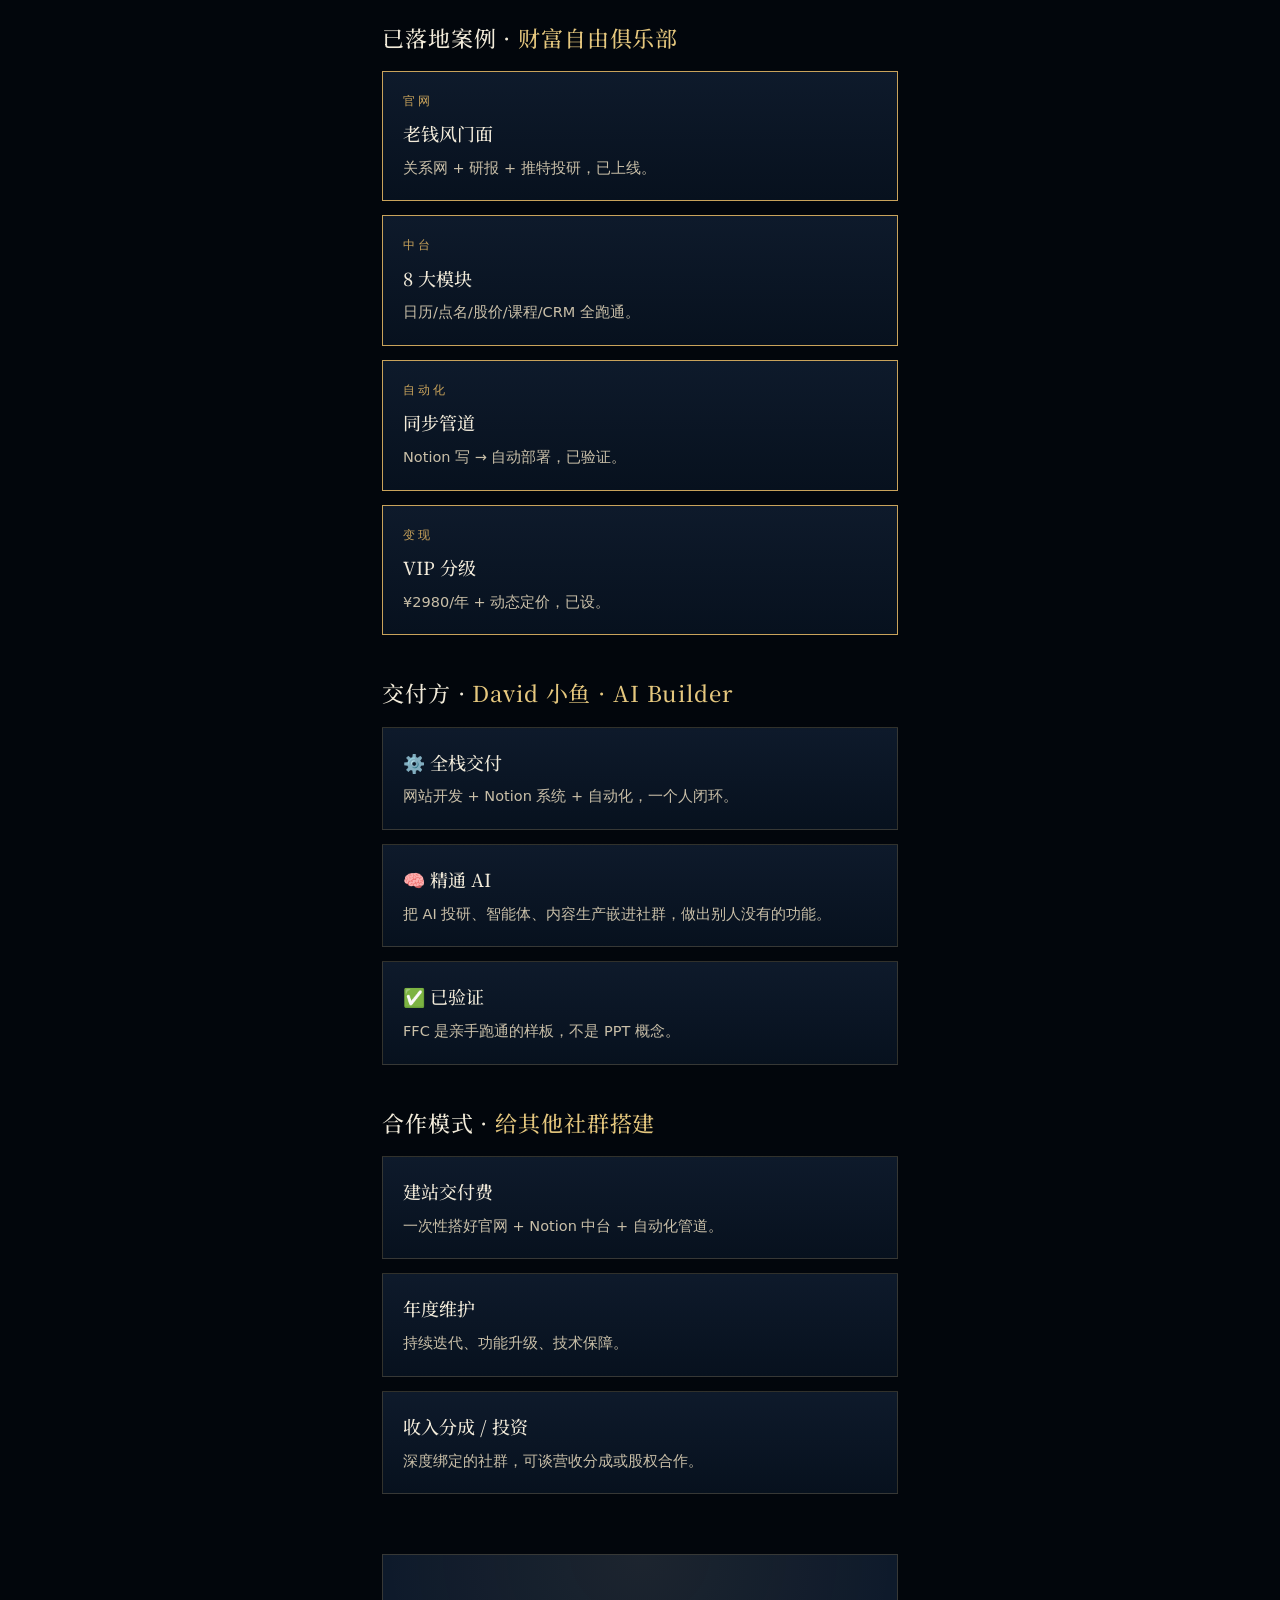
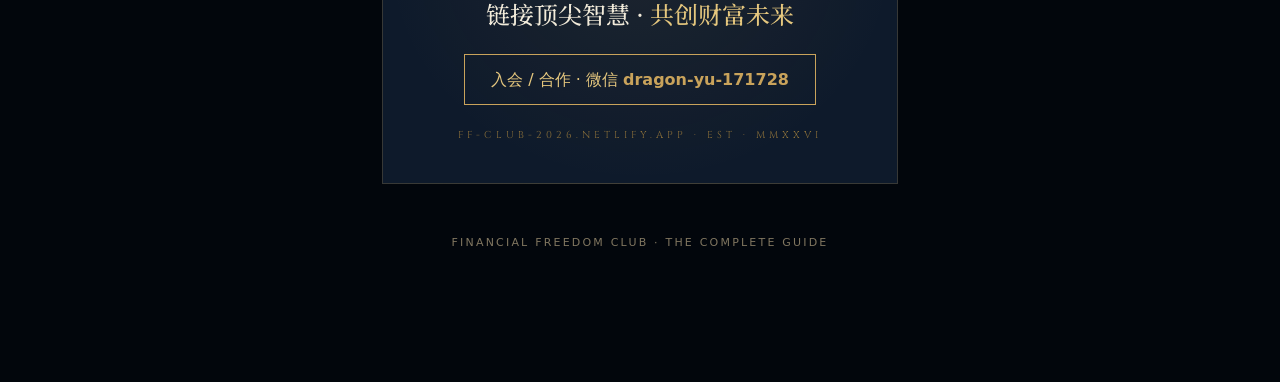
<file: guide.html>
<!DOCTYPE html>
<html lang="zh-CN">
<head>
<meta charset="UTF-8" />
<meta name="viewport" content="width=device-width, initial-scale=1.0, viewport-fit=cover" />
<title>FFC 完整指南（手机版）</title>
<link rel="preconnect" href="https://fonts.loli.net" crossorigin>
<link rel="stylesheet" href="https://fonts.loli.net/css2?family=Cinzel:wght@400;500;600&family=Noto+Serif+SC:wght@400;500;600;700&display=swap" media="print" onload="this.media='all'">
<style>
:root{--ink:#07111E;--ink2:#0E1A2B;--bone:#F2EBDA;--bone2:#C9BFA8;--bone3:#807660;--gold:#C9A35B;--gold2:#E5C77E;--gold3:#8A6F3A;--line:rgba(201,163,91,.22);--line2:rgba(201,163,91,.08);--cn:'Noto Serif SC','Songti SC',serif;--en:'Cinzel',serif;--sans:'PingFang SC',system-ui,sans-serif}
*{box-sizing:border-box;margin:0;padding:0}
body{background:#02060c;color:var(--bone);font-family:var(--sans);-webkit-font-smoothing:antialiased;line-height:1.6}
.wrap{max-width:560px;margin:0 auto;padding:0 22px 80px}
/* 封面 */
.hero{min-height:88vh;display:flex;flex-direction:column;align-items:center;justify-content:center;text-align:center;padding:60px 10px 40px;background:radial-gradient(ellipse at 50% 0%,rgba(201,163,91,.10),transparent 60%)}
.hero .mark{width:64px;height:72px;border:1.5px solid var(--gold);display:flex;align-items:center;justify-content:center;margin-bottom:28px}
.hero .mark span{font-family:var(--en);font-size:20px;color:var(--gold)}
.hero h1{font-family:var(--cn);font-weight:600;font-size:40px;letter-spacing:.1em;background:linear-gradient(180deg,var(--gold2),var(--gold) 45%,var(--gold3));-webkit-background-clip:text;background-clip:text;-webkit-text-fill-color:transparent}
.hero .en{font-family:var(--en);font-size:12px;letter-spacing:.45em;color:var(--bone2);margin:16px 0 20px;padding-left:.45em}
.hero .tags{font-family:var(--cn);font-size:16px;color:var(--bone);letter-spacing:.08em}
.hero .tags em{font-style:normal;color:var(--gold);padding:0 8px}
.hero .hint{margin-top:48px;font-size:12px;color:var(--bone3);letter-spacing:.2em}
/* 章节标题 */
.part{margin:70px 0 30px;text-align:center}
.part .pn{font-family:var(--en);font-size:12px;letter-spacing:.5em;color:var(--gold);margin-bottom:12px}
.part h2{font-family:var(--cn);font-size:32px;font-weight:600;letter-spacing:.08em;background:linear-gradient(180deg,var(--gold2),var(--gold) 45%,var(--gold3));-webkit-background-clip:text;background-clip:text;-webkit-text-fill-color:transparent}
.part .ds{font-size:14px;color:var(--bone2);margin-top:10px}
.part::after{content:"";display:block;width:80px;height:1px;margin:24px auto 0;background:linear-gradient(90deg,transparent,var(--gold),transparent)}
/* 小节 */
h3.sec{font-family:var(--cn);font-size:22px;font-weight:500;color:var(--bone);margin:40px 0 16px;letter-spacing:.04em}
h3.sec .g{color:var(--gold2)}
.eyebrow{font-size:11px;letter-spacing:.4em;text-transform:uppercase;color:var(--gold);margin:36px 0 6px}
/* 引言 */
.quote{border-left:2px solid var(--gold);padding:18px 20px;margin:30px 0;background:var(--ink2);font-family:var(--cn);font-size:18px;line-height:1.8;color:var(--bone)}
.quote em{font-style:normal;color:var(--gold2)}
/* 卡片 */
.card{border:1px solid var(--line);background:linear-gradient(180deg,var(--ink2),var(--ink));padding:20px;margin:14px 0}
.card.hl{border-color:var(--gold)}
.card h4{font-family:var(--cn);font-size:18px;font-weight:500;color:var(--bone);margin-bottom:8px}
.card h4 .ic{margin-right:8px}
.card p{font-size:14.5px;color:var(--bone2);line-height:1.7}
.card .hi{color:var(--gold2)}
.card .num{font-family:var(--en);font-size:12px;letter-spacing:.25em;color:var(--gold);margin-bottom:8px}
/* 阶梯 */
.tier{display:flex;gap:14px;border:1px solid var(--line);background:var(--ink2);padding:16px 18px;margin:10px 0;align-items:flex-start}
.tier .lv{font-family:var(--en);font-size:15px;color:var(--gold);width:62px;flex-shrink:0;line-height:1.5}
.tier .c b{display:block;font-family:var(--cn);font-size:16px;color:var(--bone);font-weight:500}
.tier .c span{font-size:13.5px;color:var(--bone2)}
.tier.t0{border-left:3px solid var(--bone3)}.tier.t1{border-left:3px solid #5b8f6f}
.tier.t2{border-left:3px solid var(--gold)}.tier.t3{border-left:3px solid #b5503f}
/* 价格 */
.price{text-align:center;border:1px solid var(--gold);padding:30px 20px;margin:24px 0;background:var(--ink2)}
.price .amt{font-family:var(--cn);font-size:56px;line-height:1;color:var(--bone)}
.price .amt .c{font-size:24px;color:var(--gold);vertical-align:super}
.price .amt .u{font-size:16px;color:var(--bone2)}
.price .note{font-size:13px;color:var(--bone2);font-style:italic;margin-top:12px}
.price .r2{font-family:var(--cn);font-size:13.5px;color:var(--gold2);margin-top:10px}
/* 模块清单 */
.mod{display:flex;align-items:baseline;gap:10px;border-bottom:1px solid var(--line2);padding:12px 2px}
.mod .ic{width:28px}
.mod .t{font-family:var(--cn);font-size:15.5px;color:var(--bone)}
.mod .d{font-size:12px;color:var(--bone3);margin-left:auto;text-align:right}
/* 架构 */
.arch{text-align:center;margin:22px 0}
.arch .box{border:1px solid var(--gold3);background:var(--ink2);padding:18px;margin:0 0 6px}
.arch .box.b1{border-color:var(--gold)}
.arch .box b{display:block;font-family:var(--cn);font-size:17px;color:var(--bone);margin-bottom:4px}
.arch .box span{font-size:13px;color:var(--bone2)}
.arch .mid{color:var(--gold);font-size:20px;padding:4px 0 10px}
.arch .mid small{display:block;font-size:11px;letter-spacing:.15em;color:var(--gold2)}
/* 统计 */
.stat{display:grid;grid-template-columns:repeat(3,1fr);gap:10px;margin:18px 0}
.stat .s{border:1px solid var(--line);background:var(--ink2);padding:16px 8px;text-align:center}
.stat .s .v{font-family:var(--cn);font-size:26px;color:var(--gold2)}
.stat .s .k{font-size:11.5px;color:var(--bone2);margin-top:6px;line-height:1.5}
/* CTA */
.cta{text-align:center;margin:60px 0 20px;padding:40px 20px;border:1px solid var(--line);background:radial-gradient(ellipse at 50% 0%,rgba(201,163,91,.08),transparent 70%),var(--ink2)}
.cta h2{font-family:var(--cn);font-size:24px;font-weight:500;color:var(--bone)}
.cta h2 .g{color:var(--gold2)}
.cta .wx{display:inline-block;border:1px solid var(--gold);padding:12px 26px;margin-top:20px;font-size:16px;color:var(--gold2)}
.cta .wx b{color:var(--gold);user-select:all;-webkit-user-select:all}
.cta .est{margin-top:22px;font-family:var(--en);font-size:10px;letter-spacing:.4em;color:var(--gold3)}
/* 目录 */
.toc{border:1px solid var(--line);background:var(--ink2);padding:20px;margin:20px 0 10px}
.toc a{display:block;padding:10px 4px;color:var(--bone);text-decoration:none;font-family:var(--cn);font-size:16px;border-bottom:1px solid var(--line2)}
.toc a:last-child{border-bottom:none}
.toc a small{font-family:var(--en);color:var(--gold);letter-spacing:.2em;margin-right:12px;font-size:11px}
footer{text-align:center;font-size:11px;color:var(--bone3);letter-spacing:.2em;padding:30px 0 50px}
</style>
</head>
<body>

<div class="hero">
  <div class="mark"><span>FFC</span></div>
  <h1>财富自由俱乐部</h1>
  <div class="en">THE · COMPLETE · GUIDE</div>
  <div class="tags">俱乐部介绍<em>·</em>成员上手<em>·</em>合作方案</div>
  <div class="hint">↓ 向下滑动阅读 ↓</div>
</div>

<div class="wrap">

<div class="toc">
  <a href="#p1"><small>PART I</small>俱乐部介绍</a>
  <a href="#p2"><small>PART II</small>成员上手指南</a>
  <a href="#p3"><small>PART III</small>合作方案 · Community OS</a>
</div>

<!-- ===== PART I ===== -->
<div class="part" id="p1"><div class="pn">PART · I</div><h2>俱乐部介绍</h2><div class="ds">我们是谁 · 会员权益 · 如何加入</div></div>

<div class="quote">财富的本质，是<em>关系的密度</em>。我们不做流量场，只做<em>圈层筛选</em>。</div>

<h3 class="sec">一个<span class="g">高净值认知共同体</span></h3>
<div class="card"><div class="num">I</div><h4>一手信息</h4><p>美股 / 港股 / Crypto / 一级市场，机构级研究与一线观点直达。</p></div>
<div class="card"><div class="num">II</div><h4>顶级圈层</h4><p>发起人 50W+ 粉丝、九位数 AUM；核心成员遍布硅谷与全球。</p></div>
<div class="card"><div class="num">III</div><h4>AI 提效</h4><p>把投研、内容、工具用 AI 武装到牙齿，认知与效率双杀。</p></div>

<div class="quote">加入俱乐部 — 你与<em>明星 · 政商 · 资本 · 高管</em>之间，只剩<em>六个握手</em>。</div>

<h3 class="sec">会员权益 · <span class="g">四档阶梯</span></h3>
<div class="tier t0"><span class="lv">VIP 0</span><div class="c"><b>入门</b><span>📚 知识库（科普 · 经典文档 · 财富书单）</span></div></div>
<div class="tier t1"><span class="lv">VIP 1</span><div class="c"><b>进阶</b><span>+ 👥 成员资料 + 📊 投研（财富日历 / 研报 / 点名追踪 / 标的池）</span></div></div>
<div class="tier t2"><span class="lv">VIP 2</span><div class="c"><b>实时</b><span>+ 🐦 推特投研（官方推荐 + 自定义博主，AI 解析立场/置信度）</span></div></div>
<div class="tier t3"><span class="lv">VIP 3</span><div class="c"><b>顶级</b><span>+ 💎 付费博主订阅 + 👑 大佬资料 / 引荐背书</span></div></div>

<div class="price">
  <div class="amt"><span class="c">¥</span>2,980<span class="u"> / 年</span></div>
  <div class="note">"以最克制的价格，进入最稀缺的圈层"</div>
  <div class="r2">每加入 10 位新成员 · 价格升至 ¥3,480<br/>早加入，永远更低</div>
</div>

<h3 class="sec">两个入口，<span class="g">一套系统</span></h3>
<div class="card hl"><div class="num">A · 对外</div><h4>🌐 官网</h4><p>老钱风引流门面：关系网络、关键词云、外圈人脉、深度文章、申请入会。<br/><span class="hi">ff-club-2026.netlify.app</span></p></div>
<div class="card hl"><div class="num">B · 对内</div><h4>📚 Notion 知识库</h4><p>会员专属：财富日历、研报、推特投研、智能体、股票课、学员名录 —— 全部在一个空间。</p></div>

<h3 class="sec">知识库 · <span class="g">八大模块</span></h3>
<div class="mod"><span class="ic">🤖</span><span class="t">AI 工具教程</span><span class="d">GPT / Claude / 🪜</span></div>
<div class="mod"><span class="ic">📚</span><span class="t">Notion 课程导航</span><span class="d">第二大脑</span></div>
<div class="mod"><span class="ic">💼</span><span class="t">商业知识库</span><span class="d">标的池/研报/书单/课</span></div>
<div class="mod"><span class="ic">📅</span><span class="t">财富日历</span><span class="d">CPI/FOMC/财报季</span></div>
<div class="mod"><span class="ic">🎤</span><span class="t">大佬点名追踪</span><span class="d">黄仁勋 × Trump</span></div>
<div class="mod"><span class="ic">📈</span><span class="t">生态股价 / 推特投研</span><span class="d">折线图 / AI 解析</span></div>
<div class="mod"><span class="ic">🎨</span><span class="t">AI 智能体画廊</span><span class="d">成员调教上架</span></div>
<div class="mod"><span class="ic">👥</span><span class="t">学员集合</span><span class="d">问卷/审核/名录</span></div>

<h3 class="sec">三个<span class="g">招牌功能</span></h3>
<div class="card"><h4><span class="ic">🎤</span>大佬点名追踪</h4><p>黄仁勋(绿)/Trump(红)/政府(黄) 公开点名哪家公司 + 当时股价反应，每点名 +2 热度。</p></div>
<div class="card"><h4><span class="ic">🐦</span>AI 推特投研</h4><p>把博主推文用 AI 读成结构化投研：标的 + 看多看空 + 置信度 + 公司速读。</p></div>
<div class="card"><h4><span class="ic">📈</span>股票交易小课堂</h4><p>44 节系统课，中文精讲 + 英文原文 + 视频，读完打卡上排行榜。</p></div>

<h3 class="sec">三步<span class="g">进入 FFC</span></h3>
<div class="card"><div class="num">STEP I</div><h4>提交申请</h4><p>官网点「申请加入」→ 填写 Notion 问卷（含 Notion 邮箱）。</p></div>
<div class="card"><div class="num">STEP II</div><h4>发起人审阅</h4><p>4 位联合发起人共同审阅，48 小时内回复，定 VIP 等级。</p></div>
<div class="card"><div class="num">STEP III</div><h4>入会解锁</h4><p>微信付费 → 邮箱自动邀请进 Notion 空间 → 按等级解锁内容。</p></div>

<!-- ===== PART II ===== -->
<div class="part" id="p2"><div class="pn">PART · II</div><h2>成员上手指南</h2><div class="ds">填表 · 用 Notion · 用官网，10 分钟跑起来</div></div>

<h3 class="sec">第一步 · <span class="g">认真填问卷</span></h3>
<div class="card hl"><h4>❗ Notion 邮箱（最重要）</h4><p>务必填<span class="hi">你登录 Notion 的邮箱</span> —— 我们靠它邀请你进社群空间。没有就花 2 元买个教育邮箱。</p></div>
<div class="card"><h4>➕ 社媒 + 一句话介绍</h4><p>填了的社媒会显示在官网成员卡上（一键跳转）；一句话讲清你是谁、在做什么。</p></div>
<div class="card"><h4>⭐ 名人合影（可多张）</h4><p>与名人/政商/资本的合影上传到「名人合影」字段，审核通过后上官网外圈人脉，角标是你的昵称。</p></div>

<h3 class="sec">第二步 · <span class="g">接受 Notion 邀请</span></h3>
<div class="card"><h4>📧 收邀请邮件</h4><p>审核通过 + 付费后，你的 Notion 邮箱会收到邀请 → 点 Accept 即可进入「财富自由 Club」空间。</p></div>
<div class="card"><h4>🔓 按等级解锁</h4><p>你能看到的内容由 VIP 等级决定：VIP0 知识库 → VIP1 投研 → VIP2 推特实时 → VIP3 大佬资料。</p></div>

<h3 class="sec">Notion · <span class="g">三个核心操作</span></h3>
<div class="card"><h4>📂 左侧栏导航</h4><p>所有模块在左边侧栏，点开即看。手机装 Notion App 体验更好。</p></div>
<div class="card"><h4>🔀 切换视图</h4><p>数据库顶部有多个 Tab（表格/看板/日历/画廊），点不同 Tab 换不同看法。</p></div>
<div class="card"><h4>🔍 搜索</h4><p>Cmd/Ctrl+P 或顶部搜索框，关键词直达任何内容。</p></div>

<h3 class="sec">知识库 · <span class="g">按等级逛什么</span></h3>
<div class="tier t0"><span class="lv">VIP 0</span><div class="c"><b>知识库</b><span>商业经典文档、财富书单、AI 工具教程、股票交易小课堂（44 节）。</span></div></div>
<div class="tier t1"><span class="lv">VIP 1</span><div class="c"><b>投研</b><span>财富日历、会员研报、大佬点名追踪、生态股价、核心标的池 + 成员资料。</span></div></div>
<div class="tier t2"><span class="lv">VIP 2</span><div class="c"><b>推特实时</b><span>AI 推特投研看板，可往「订阅博主池」加你想追的 X 账号。</span></div></div>
<div class="tier t3"><span class="lv">VIP 3</span><div class="c"><b>顶级</b><span>付费博主订阅 + 大佬资料 / 引荐背书。</span></div></div>

<h3 class="sec">股票课 · <span class="g">读完打卡上榜</span></h3>
<div class="card"><h4>📈 44 节系统课</h4><p>每节：上方中文精讲，文末折叠英文原文，中间穿插视频。从第 1 课顺序学起。</p></div>
<div class="card"><h4>✅ 读完打卡</h4><p>读完在「阅读打卡」记一条 → 自动进「🏆 阅读排行榜」，看谁学得最猛。</p></div>

<h3 class="sec">第三步 · <span class="g">逛官网门面</span></h3>
<div class="card"><h4>🕸️ 关系网络</h4><p>看发起人+核心成员的圈层星图，点节点跳到对应成员。</p></div>
<div class="card"><h4>📰 深度文章</h4><p>公开科普可直接读；会员研报露标题钩子，点击进社区看全文。</p></div>
<div class="card"><h4>📸 外圈人脉</h4><p>成员真实合影墙，点开滑看，角标显示上传者。</p></div>

<div class="quote">遇到问题，找 <em>David 小鱼</em>（社群维护者 · 网站 & Notion 运营），或参加每周私享会集中答疑。</div>

<!-- ===== PART III ===== -->
<div class="part" id="p3"><div class="pn">PART · III</div><h2>合作方案</h2><div class="ds">Community OS · 为其他社群搭建「官网 + Notion」组合系统</div></div>

<h3 class="sec">知识付费社群的<span class="g">四个痛点</span></h3>
<div class="card"><h4>🪧 没门面</h4><p>只有微信群，没有体面的对外窗口，招不来高质量成员。</p></div>
<div class="card"><h4>🗂️ 内容散</h4><p>资料散在群文件、网盘、文档里，找不到、沉不下来。</p></div>
<div class="card"><h4>🔒 权限难管</h4><p>不同付费档位看不同内容，纯靠人工，一多就乱。</p></div>
<div class="card"><h4>💸 变现单一</h4><p>一次性门槛费收完就结束，没有持续的分级与续费。</p></div>

<div class="quote">一套<em>门面官网</em>负责引流与筛选，一套 <em>Notion 中台</em>负责内容、会员与权限，中间用<em>自动化</em>打通 —— <em>零运维</em>。</div>

<h3 class="sec">组合架构 · <span class="g">一图看懂</span></h3>
<div class="arch">
  <div class="box b1"><b>🌐 官网 · 对外门面</b><span>引流 · 筛选 · 申请漏斗</span></div>
  <div class="mid">⇅<small>GITHUB ACTION 自动同步</small></div>
  <div class="box"><b>📚 Notion 中台 · 对内中枢</b><span>内容 · 会员 CRM · 权限</span></div>
</div>
<p style="font-size:13.5px;color:var(--bone2);text-align:center">在 Notion 写 → 自动同步 → 官网更新。无服务器、无数据库、无运维。</p>

<h3 class="sec">分级变现 · <span class="g">从一次性到持续</span></h3>
<div class="card"><h4>VIP 阶梯</h4><p>VIP0→3 不同付费档解锁不同内容，自然向上付费。</p></div>
<div class="card"><h4>动态定价</h4><p>每加入 N 人涨价，制造稀缺与早鸟动机。</p></div>
<div class="card"><h4>续费 + 分润</h4><p>年费续费 + 顶级会员引荐大佬分润，收入多元。</p></div>

<h3 class="sec">成本结构 · <span class="g">近乎零运维</span></h3>
<div class="stat">
  <div class="s"><div class="v">¥0</div><div class="k">官网托管<br/>Netlify/Vercel</div></div>
  <div class="s"><div class="v">¥0</div><div class="k">自动同步<br/>GitHub Actions</div></div>
  <div class="s"><div class="v">低</div><div class="k">内容中台<br/>Notion 订阅</div></div>
</div>
<p style="font-size:13.5px;color:var(--bone2);text-align:center">没有服务器、没有后端、没有数据库 —— 一个人就能维护几百人的付费社群。</p>

<h3 class="sec">已落地案例 · <span class="g">财富自由俱乐部</span></h3>
<div class="card hl"><div class="num">官网</div><h4>老钱风门面</h4><p>关系网 + 研报 + 推特投研，已上线。</p></div>
<div class="card hl"><div class="num">中台</div><h4>8 大模块</h4><p>日历/点名/股价/课程/CRM 全跑通。</p></div>
<div class="card hl"><div class="num">自动化</div><h4>同步管道</h4><p>Notion 写 → 自动部署，已验证。</p></div>
<div class="card hl"><div class="num">变现</div><h4>VIP 分级</h4><p>¥2980/年 + 动态定价，已设。</p></div>

<h3 class="sec">交付方 · <span class="g">David 小鱼 · AI Builder</span></h3>
<div class="card"><h4>⚙️ 全栈交付</h4><p>网站开发 + Notion 系统 + 自动化，一个人闭环。</p></div>
<div class="card"><h4>🧠 精通 AI</h4><p>把 AI 投研、智能体、内容生产嵌进社群，做出别人没有的功能。</p></div>
<div class="card"><h4>✅ 已验证</h4><p>FFC 是亲手跑通的样板，不是 PPT 概念。</p></div>

<h3 class="sec">合作模式 · <span class="g">给其他社群搭建</span></h3>
<div class="card"><h4>建站交付费</h4><p>一次性搭好官网 + Notion 中台 + 自动化管道。</p></div>
<div class="card"><h4>年度维护</h4><p>持续迭代、功能升级、技术保障。</p></div>
<div class="card"><h4>收入分成 / 投资</h4><p>深度绑定的社群，可谈营收分成或股权合作。</p></div>

<!-- CTA -->
<div class="cta">
  <h2>链接顶尖智慧 · <span class="g">共创财富未来</span></h2>
  <div class="wx">入会 / 合作 · 微信 <b>dragon-yu-171728</b></div>
  <div class="est">FF-CLUB-2026.NETLIFY.APP · EST · MMXXVI</div>
</div>

<footer>FINANCIAL FREEDOM CLUB · THE COMPLETE GUIDE</footer>
</div>
</body>
</html>
</file>
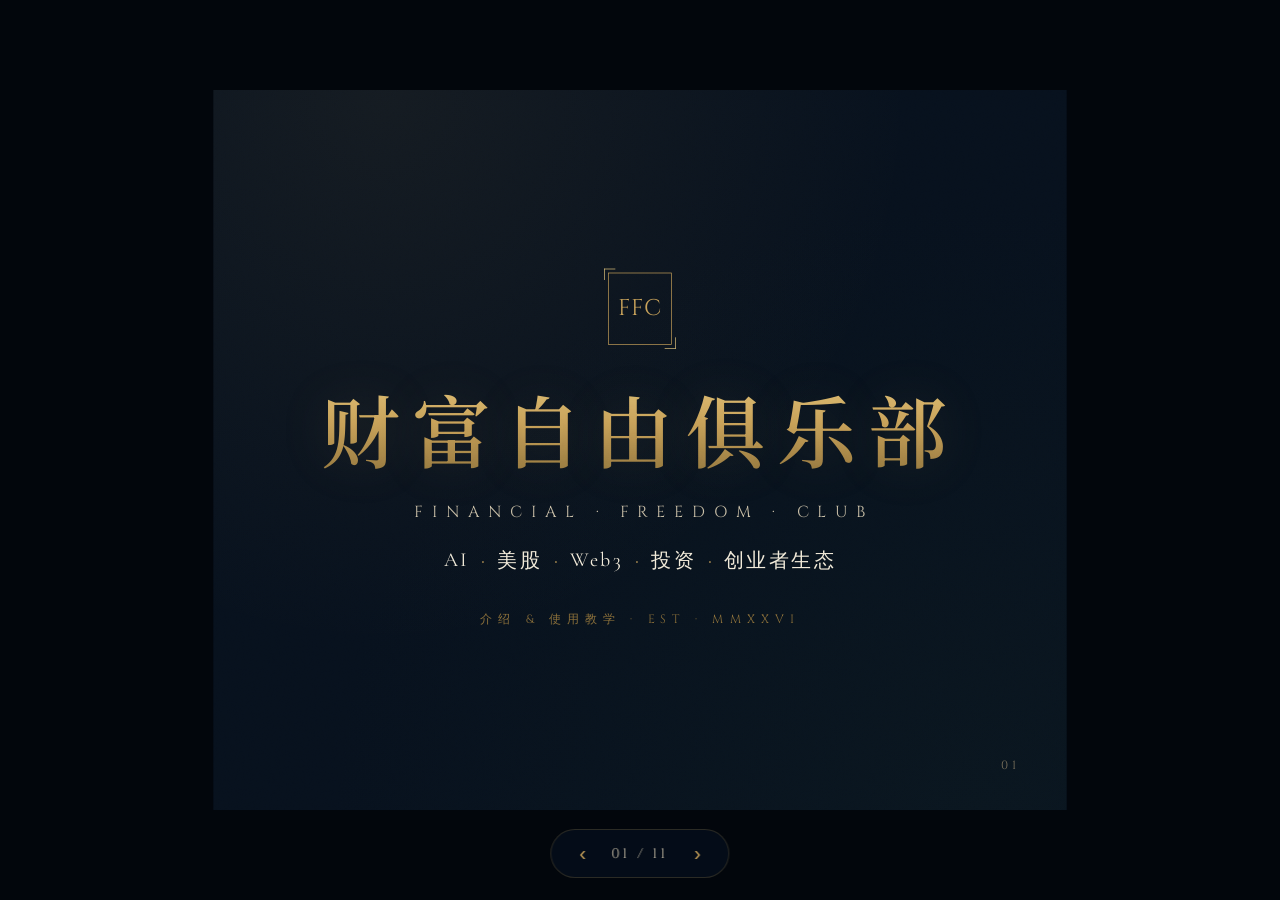
<file: 宣传PPT/ffc-deck.html>
<!DOCTYPE html>
<html lang="zh-CN">
<head>
<meta charset="UTF-8" />
<meta name="viewport" content="width=device-width, initial-scale=1.0" />
<title>财富自由俱乐部 · 介绍 & 使用教学</title>
<link rel="preconnect" href="https://fonts.loli.net" crossorigin>
<link rel="stylesheet" href="https://fonts.loli.net/css2?family=Cinzel:wght@400;500;600&family=Cormorant+Garamond:ital,wght@0,500;1,400&family=Noto+Serif+SC:wght@400;500;600;700&family=Inter:wght@400;500;600&display=swap">
<style>
:root{
  --ink:#07111E; --ink2:#0E1A2B; --ink3:#15243A;
  --bone:#F2EBDA; --bone2:#C9BFA8; --bone3:#807660;
  --gold:#C9A35B; --gold2:#E5C77E; --gold3:#8A6F3A;
  --line:rgba(201,163,91,.20); --line2:rgba(201,163,91,.08);
  --cn:'Noto Serif SC','Songti SC',serif;
  --en:'Cinzel',serif; --serif:'Cormorant Garamond',serif;
  --sans:'Inter','PingFang SC',system-ui,sans-serif;
}
*{box-sizing:border-box;margin:0;padding:0}
html,body{background:#02060c;color:var(--bone);font-family:var(--sans);-webkit-font-smoothing:antialiased}
/* 舞台：等比缩放 1920x1080 */
.stage{position:fixed;inset:0;display:flex;align-items:center;justify-content:center;overflow:hidden}
.deck{width:1920px;height:1080px;position:relative;transform-origin:center center}
.slide{position:absolute;inset:0;display:none;flex-direction:column;justify-content:center;
  padding:110px 130px;background:
   radial-gradient(ellipse at 20% 0%,rgba(201,163,91,.07),transparent 55%),
   radial-gradient(ellipse at 90% 100%,rgba(30,58,46,.12),transparent 60%),
   var(--ink);overflow:hidden}
.slide.active{display:flex;animation:fade .5s ease both}
@keyframes fade{from{opacity:0;transform:translateY(14px)}to{opacity:1;transform:none}}
.slide::after{content:"";position:absolute;inset:0;pointer-events:none;
  background-image:url("data:image/svg+xml;utf8,<svg xmlns='http://www.w3.org/2000/svg' width='180' height='180'><filter id='n'><feTurbulence type='fractalNoise' baseFrequency='0.9' numOctaves='2'/><feColorMatrix values='0 0 0 0 .79 0 0 0 0 .64 0 0 0 0 .36 0 0 0 .05 0'/></filter><rect width='100%25' height='100%25' filter='url(%23n)'/></svg>");
  mix-blend-mode:overlay;opacity:.5}
/* 通用元素 */
.eyebrow{font-family:var(--sans);font-size:20px;letter-spacing:.45em;text-transform:uppercase;color:var(--gold);margin-bottom:28px}
.title{font-family:var(--cn);font-weight:500;font-size:84px;line-height:1.15;letter-spacing:.06em;color:var(--bone)}
.title .g{background:linear-gradient(180deg,var(--gold2),var(--gold) 50%,var(--gold3));-webkit-background-clip:text;background-clip:text;-webkit-text-fill-color:transparent}
.sub{font-family:var(--serif);font-size:34px;color:var(--bone2);margin-top:30px;line-height:1.5;font-style:italic}
.rule{height:1px;width:120px;background:linear-gradient(90deg,var(--gold),transparent);margin:40px 0}
.pageno{position:absolute;bottom:54px;right:70px;font-family:var(--en);font-size:18px;letter-spacing:.3em;color:var(--bone3)}
.brandfoot{position:absolute;bottom:50px;left:70px;font-family:var(--en);font-size:16px;letter-spacing:.35em;color:var(--gold3)}
.crest{width:30px;height:30px;border:1px solid var(--gold);display:inline-flex;align-items:center;justify-content:center;font-family:var(--en);font-size:12px;color:var(--gold);vertical-align:middle;margin-right:14px}
/* 封面 */
.cover{align-items:center;text-align:center;justify-content:center}
.cover .mark{width:96px;height:108px;border:1.5px solid var(--gold);position:relative;margin-bottom:40px;display:flex;align-items:center;justify-content:center}
.cover .mark span{font-family:var(--en);font-size:34px;letter-spacing:.05em;color:var(--gold)}
.cover .mark::before,.cover .mark::after{content:"";position:absolute;width:16px;height:16px;border:1px solid var(--gold2)}
.cover .mark::before{top:-7px;left:-7px;border-right:none;border-bottom:none}
.cover .mark::after{bottom:-7px;right:-7px;border-left:none;border-top:none}
.cover h1{font-family:var(--cn);font-weight:600;font-size:118px;letter-spacing:.16em;background:linear-gradient(180deg,var(--gold2),var(--gold) 45%,var(--gold3));-webkit-background-clip:text;background-clip:text;-webkit-text-fill-color:transparent;text-shadow:0 0 80px rgba(201,163,91,.15)}
.cover .en{font-family:var(--en);font-size:24px;letter-spacing:.55em;color:var(--bone2);margin:26px 0 36px;padding-left:.55em}
.cover .tags{display:flex;gap:42px;font-family:var(--serif);font-size:30px;letter-spacing:.12em;color:var(--bone)}
.cover .tags span{position:relative}
.cover .tags span+span::before{content:"·";position:absolute;left:-24px;color:var(--gold)}
.cover .est{margin-top:54px;font-family:var(--en);letter-spacing:.5em;font-size:18px;color:var(--gold3)}
/* 网格/卡片 */
.grid{display:grid;gap:30px;margin-top:54px}
.g3{grid-template-columns:repeat(3,1fr)} .g4{grid-template-columns:repeat(4,1fr)} .g2{grid-template-columns:repeat(2,1fr)}
.card{border:1px solid var(--line);background:linear-gradient(180deg,var(--ink2),var(--ink));padding:38px 36px;position:relative}
.card .num{font-family:var(--en);color:var(--gold);font-size:20px;letter-spacing:.25em;margin-bottom:18px}
.card h3{font-family:var(--cn);font-size:34px;font-weight:500;color:var(--bone);margin-bottom:14px;letter-spacing:.04em}
.card p{font-family:var(--serif);font-size:24px;line-height:1.55;color:var(--bone2)}
.card.hl{border-color:var(--gold)}
/* 阶梯 */
.tiers{display:flex;flex-direction:column;gap:18px;margin-top:48px}
.tier{display:flex;align-items:center;gap:34px;border:1px solid var(--line);background:var(--ink2);padding:26px 38px}
.tier .lv{font-family:var(--en);font-size:30px;color:var(--gold);width:200px;flex-shrink:0;letter-spacing:.08em}
.tier .nm{font-family:var(--cn);font-size:30px;color:var(--bone);width:150px;flex-shrink:0}
.tier .ds{font-family:var(--serif);font-size:26px;color:var(--bone2);line-height:1.4}
.tier.t0{border-left:3px solid var(--bone3)} .tier.t1{border-left:3px solid #5b8f6f}
.tier.t2{border-left:3px solid var(--gold)} .tier.t3{border-left:3px solid #b5503f}
/* 价格 */
.price{align-items:center;text-align:center}
.price .amt{font-family:var(--cn);font-size:200px;line-height:1;color:var(--bone);letter-spacing:.02em;margin:30px 0}
.price .amt .c{font-size:70px;color:var(--gold);vertical-align:super}
.price .amt .u{font-size:40px;color:var(--bone2)}
.price .note{font-family:var(--serif);font-style:italic;font-size:32px;color:var(--bone2)}
.price .rule2{font-family:var(--cn);font-size:26px;color:var(--gold2);margin-top:26px;letter-spacing:.06em}
/* 步骤 */
.steps{display:flex;gap:0;margin-top:60px}
.step{flex:1;text-align:center;padding:0 30px;position:relative}
.step:not(:first-child)::before{content:"";position:absolute;left:0;top:46px;width:1px;height:160px;background:var(--line2)}
.step .roman{font-family:var(--en);font-size:64px;color:var(--gold);margin-bottom:24px}
.step h4{font-family:var(--cn);font-size:34px;color:var(--bone);margin-bottom:16px;font-weight:500}
.step p{font-family:var(--serif);font-size:24px;color:var(--bone2);line-height:1.5}
/* 大列表 */
.modlist{display:grid;grid-template-columns:repeat(2,1fr);gap:22px 60px;margin-top:50px}
.mod{display:flex;align-items:baseline;gap:20px;border-bottom:1px solid var(--line2);padding-bottom:18px}
.mod .ic{font-size:30px;width:46px}
.mod .t{font-family:var(--cn);font-size:30px;color:var(--bone)}
.mod .d{font-family:var(--serif);font-size:22px;color:var(--bone3);margin-left:auto}
/* 引言 */
.quote{align-items:center;text-align:center;justify-content:center}
.quote .qm{font-family:var(--en);font-size:160px;color:var(--gold);line-height:.5;opacity:.5;margin-bottom:30px}
.quote .qt{font-family:var(--cn);font-size:56px;line-height:1.7;color:var(--bone);font-weight:400;max-width:1300px}
.quote .qt em{font-style:normal;color:var(--gold2);font-weight:500}
.quote .qs{margin-top:46px;font-family:var(--en);letter-spacing:.5em;font-size:18px;color:var(--bone2)}
/* CTA */
.cta{align-items:center;text-align:center;justify-content:center}
.cta .wx{margin-top:40px;display:inline-block;border:1px solid var(--gold);padding:22px 48px;font-family:var(--sans);font-size:30px;letter-spacing:.1em;color:var(--gold2)}
.cta .wx b{color:var(--gold);user-select:all}
/* 导航 */
.nav{position:fixed;bottom:22px;left:50%;transform:translateX(-50%);display:flex;gap:14px;align-items:center;z-index:50;
  background:rgba(7,17,30,.7);border:1px solid var(--line);border-radius:40px;padding:8px 18px;backdrop-filter:blur(8px)}
.nav button{background:none;border:none;color:var(--gold);font-size:20px;cursor:pointer;padding:4px 10px}
.nav .ind{font-family:var(--en);font-size:14px;letter-spacing:.2em;color:var(--bone2);min-width:60px;text-align:center}
@media print{
  .nav{display:none}
  .stage{position:static}
  .deck{transform:none!important}
  .slide{display:flex!important;position:relative;page-break-after:always;width:1920px;height:1080px}
}
</style>
</head>
<body>
<div class="stage"><div class="deck" id="deck">

<!-- 1 封面 -->
<section class="slide cover active">
  <div class="mark"><span>FFC</span></div>
  <h1>财富自由俱乐部</h1>
  <div class="en">FINANCIAL · FREEDOM · CLUB</div>
  <div class="tags"><span>AI</span><span>美股</span><span>Web3</span><span>投资</span><span>创业者生态</span></div>
  <div class="est">介绍 & 使用教学 · EST · MMXXVI</div>
  <div class="pageno">01</div>
</section>

<!-- 2 宣言 -->
<section class="slide quote">
  <div class="qm">"</div>
  <div class="qt">财富的本质，是<em>关系的密度</em>。<br/>我们不做流量场，只做<em>圈层筛选</em>。</div>
  <div class="qs">THE FFC MANIFESTO</div>
  <div class="brandfoot"><span class="crest">FFC</span>FINANCIAL FREEDOM CLUB</div>
  <div class="pageno">02</div>
</section>

<!-- 3 我们是谁 -->
<section class="slide">
  <div class="eyebrow">Who We Are</div>
  <div class="title">一个 <span class="g">高净值认知共同体</span></div>
  <div class="rule"></div>
  <div class="grid g3">
    <div class="card"><div class="num">I</div><h3>一手信息</h3><p>美股 / 港股 / Crypto / 一级市场，机构级研究与一线观点直达。</p></div>
    <div class="card"><div class="num">II</div><h3>顶级圈层</h3><p>发起人 50W+ 粉丝、九位数 AUM；核心成员遍布硅谷与全球。</p></div>
    <div class="card"><div class="num">III</div><h3>AI 提效</h3><p>把投研、内容、工具用 AI 武装到牙齿，认知与效率双杀。</p></div>
  </div>
  <div class="pageno">03</div>
</section>

<!-- 4 六度链接 -->
<section class="slide quote">
  <div class="eyebrow" style="margin-bottom:50px">The Constellation</div>
  <div class="qt">加入俱乐部 —<br/>你与<em>明星 · 政商 · 资本 · 高管</em>之间，<br/>只剩<em>六个握手</em>。</div>
  <div class="qs">SIX DEGREES TO THE WORLD</div>
  <div class="pageno">04</div>
</section>

<!-- 5 会员分级 -->
<section class="slide">
  <div class="eyebrow">Membership Tiers</div>
  <div class="title">会员权益 · <span class="g">四档阶梯</span></div>
  <div class="tiers">
    <div class="tier t0"><span class="lv">VIP 0</span><span class="nm">入门</span><span class="ds">📚 知识库（科普 · 经典文档 · 财富书单）</span></div>
    <div class="tier t1"><span class="lv">VIP 1</span><span class="nm">进阶</span><span class="ds">+ 👥 成员资料 + 📊 投研内容（财富日历 / 研报 / 点名追踪 / 标的池）</span></div>
    <div class="tier t2"><span class="lv">VIP 2</span><span class="nm">实时</span><span class="ds">+ 🐦 推特投研（官方推荐 + 自定义博主，AI 解析立场/置信度）</span></div>
    <div class="tier t3"><span class="lv">VIP 3</span><span class="nm">顶级</span><span class="ds">+ 💎 付费博主订阅 + 👑 大佬资料 / 引荐背书</span></div>
  </div>
  <div class="pageno">05</div>
</section>

<!-- 6 价格 -->
<section class="slide price">
  <div class="eyebrow">Membership</div>
  <div class="amt"><span class="c">¥</span>2,980<span class="u">/ 年</span></div>
  <div class="note">"以最克制的价格，进入最稀缺的圈层"</div>
  <div class="rule2">每加入 10 位新成员 · 价格升至 ¥3,480 —— 早加入，永远更低</div>
  <div class="pageno">06</div>
</section>

<!-- 7 产品矩阵（转场到使用教学） -->
<section class="slide">
  <div class="eyebrow">The System · 使用教学</div>
  <div class="title">两个入口，<span class="g">一套系统</span></div>
  <div class="rule"></div>
  <div class="grid g2">
    <div class="card hl"><div class="num">A · 对外</div><h3>🌐 官网</h3><p>老钱风引流门面：关系网络、关键词云、外圈人脉、深度文章、申请入会。<br/><span style="color:var(--gold2)">ff-club-2026.netlify.app</span></p></div>
    <div class="card hl"><div class="num">B · 对内</div><h3>📚 Notion 知识库</h3><p>会员专属：财富日历、研报、推特投研、智能体、股票课、学员名录 —— 全部在一个空间。</p></div>
  </div>
  <div class="pageno">07</div>
</section>

<!-- 8 Notion 八大模块 -->
<section class="slide">
  <div class="eyebrow">Knowledge Base · Notion</div>
  <div class="title">知识库 · <span class="g">八大模块</span></div>
  <div class="modlist">
    <div class="mod"><span class="ic">🤖</span><span class="t">AI 工具教程</span><span class="d">GPT / Claude / 🪜</span></div>
    <div class="mod"><span class="ic">📚</span><span class="t">Notion 课程导航</span><span class="d">第二大脑</span></div>
    <div class="mod"><span class="ic">💼</span><span class="t">商业知识库</span><span class="d">标的池/研报/书单/课</span></div>
    <div class="mod"><span class="ic">📅</span><span class="t">财富日历</span><span class="d">CPI/FOMC/财报季</span></div>
    <div class="mod"><span class="ic">🎤</span><span class="t">大佬点名追踪</span><span class="d">黄仁勋 × Trump</span></div>
    <div class="mod"><span class="ic">📈</span><span class="t">生态股价 / 推特投研</span><span class="d">折线图 / AI 解析</span></div>
    <div class="mod"><span class="ic">🎨</span><span class="t">AI 智能体画廊</span><span class="d">成员调教上架</span></div>
    <div class="mod"><span class="ic">👥</span><span class="t">学员集合</span><span class="d">问卷/审核/名录</span></div>
  </div>
  <div class="pageno">08</div>
</section>

<!-- 9 亮点功能 -->
<section class="slide">
  <div class="eyebrow">Signature Features</div>
  <div class="title">三个 <span class="g">招牌功能</span></div>
  <div class="grid g3">
    <div class="card"><div class="num">★</div><h3>🎤 大佬点名追踪</h3><p>黄仁勋(绿)/Trump(红)/政府(黄) 公开点名哪家公司 + 当时股价反应，每点名 +2 热度。</p></div>
    <div class="card"><div class="num">★</div><h3>🐦 AI 推特投研</h3><p>把博主推文用 AI 读成结构化投研：标的 + 看多看空 + 置信度 + 公司速读。</p></div>
    <div class="card"><div class="num">★</div><h3>📈 股票交易小课堂</h3><p>44 节系统课，中文精讲 + 英文原文 + 视频，读完打卡上排行榜。</p></div>
  </div>
  <div class="pageno">09</div>
</section>

<!-- 10 如何加入 -->
<section class="slide">
  <div class="eyebrow">How to Join · 使用教学</div>
  <div class="title">三步 <span class="g">进入 FFC</span></div>
  <div class="steps">
    <div class="step"><div class="roman">I</div><h4>提交申请</h4><p>官网点「申请加入」→ 填写 Notion 问卷（含 Notion 邮箱）。</p></div>
    <div class="step"><div class="roman">II</div><h4>发起人审阅</h4><p>4 位联合发起人共同审阅，48 小时内回复，定 VIP 等级。</p></div>
    <div class="step"><div class="roman">III</div><h4>入会解锁</h4><p>微信付费 → 邮箱自动邀请进 Notion 空间 → 按等级解锁内容。</p></div>
  </div>
  <div class="pageno">10</div>
</section>

<!-- 11 CTA -->
<section class="slide cta">
  <div class="eyebrow">Connecting Top Minds</div>
  <div class="title" style="text-align:center">链接顶尖智慧 · <span class="g">共创财富未来</span></div>
  <div class="sub" style="text-align:center">六个人，链接世界上任何人。</div>
  <div class="wx">申请入会 · 联系微信 <b>YOUR_WECHAT_ID</b></div>
  <div class="est" style="margin-top:46px;font-family:var(--en);letter-spacing:.5em;color:var(--gold3)">ff-club-2026.netlify.app · EST · MMXXVI</div>
  <div class="pageno">11</div>
</section>

</div></div>

<div class="nav">
  <button id="prev">‹</button>
  <span class="ind" id="ind">01 / 11</span>
  <button id="next">›</button>
</div>

<script>
const slides=[...document.querySelectorAll('.slide')];let i=0;
const ind=document.getElementById('ind');
function show(n){slides[i].classList.remove('active');i=(n+slides.length)%slides.length;slides[i].classList.add('active');
  ind.textContent=String(i+1).padStart(2,'0')+' / '+String(slides.length).padStart(2,'0');}
document.getElementById('next').onclick=()=>show(i+1);
document.getElementById('prev').onclick=()=>show(i-1);
addEventListener('keydown',e=>{if(e.key==='ArrowRight'||e.key===' ')show(i+1);else if(e.key==='ArrowLeft')show(i-1);});
// 等比缩放 deck 适应窗口
function fit(){const d=document.getElementById('deck');const s=Math.min(innerWidth/1920,innerHeight/1080);d.style.transform='scale('+s+')';}
addEventListener('resize',fit);fit();
</script>
</body>
</html>
</file>
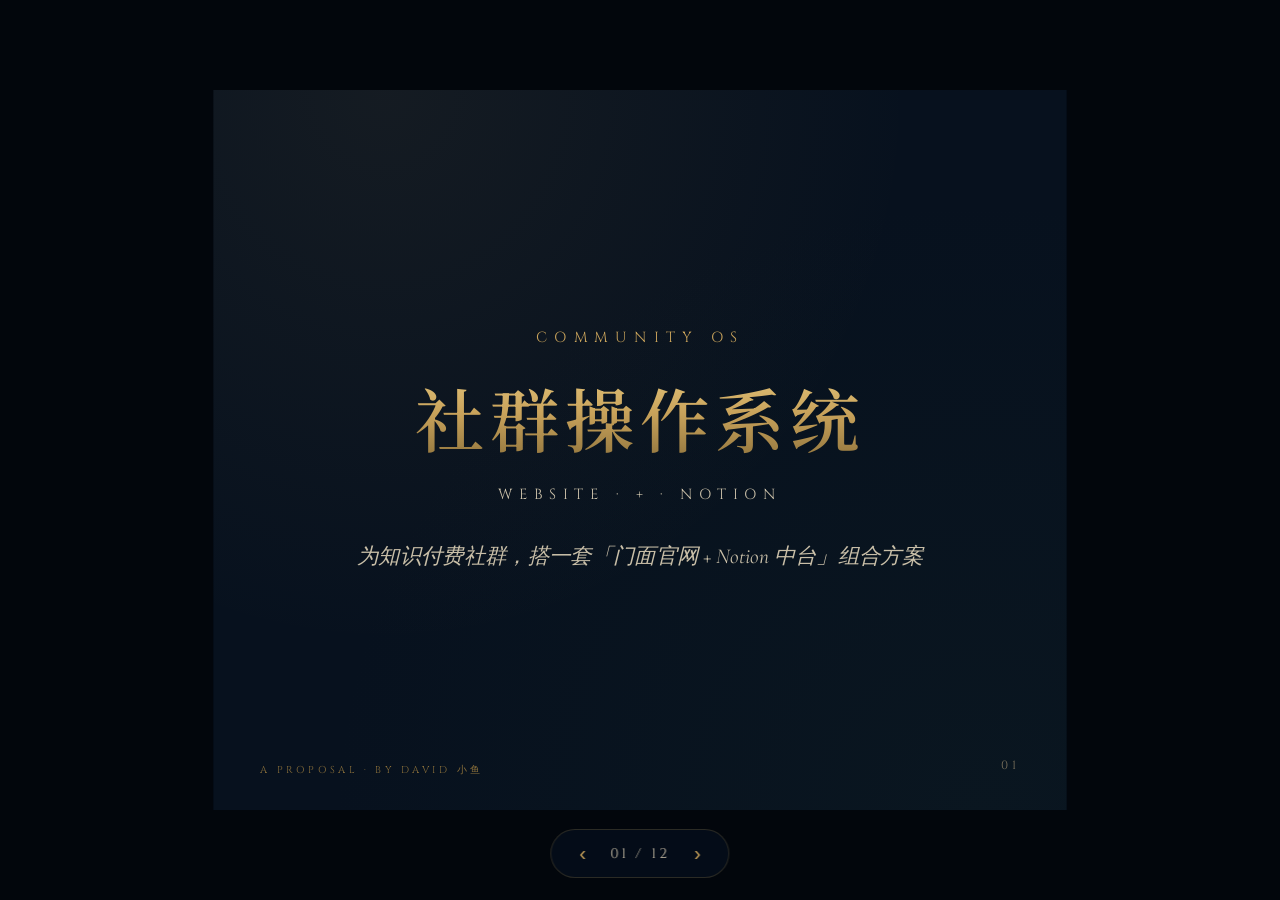
<file: 宣传PPT/investor-deck.html>
<!DOCTYPE html>
<html lang="zh-CN">
<head>
<meta charset="UTF-8" />
<meta name="viewport" content="width=device-width, initial-scale=1.0" />
<title>社群操作系统 · 网站 + Notion 组合方案</title>
<link rel="preconnect" href="https://fonts.loli.net" crossorigin>
<link rel="stylesheet" href="https://fonts.loli.net/css2?family=Cinzel:wght@400;500;600&family=Cormorant+Garamond:ital,wght@0,500;1,400&family=Noto+Serif+SC:wght@400;500;600;700&family=Inter:wght@400;500;600&display=swap">
<style>
:root{--ink:#07111E;--ink2:#0E1A2B;--ink3:#15243A;--bone:#F2EBDA;--bone2:#C9BFA8;--bone3:#807660;--gold:#C9A35B;--gold2:#E5C77E;--gold3:#8A6F3A;--line:rgba(201,163,91,.20);--line2:rgba(201,163,91,.08);--cn:'Noto Serif SC',serif;--en:'Cinzel',serif;--serif:'Cormorant Garamond',serif;--sans:'Inter','PingFang SC',system-ui,sans-serif}
*{box-sizing:border-box;margin:0;padding:0}
html,body{background:#02060c;color:var(--bone);font-family:var(--sans);-webkit-font-smoothing:antialiased}
.stage{position:fixed;inset:0;display:flex;align-items:center;justify-content:center;overflow:hidden}
.deck{width:1920px;height:1080px;position:relative;transform-origin:center center}
.slide{position:absolute;inset:0;display:none;flex-direction:column;justify-content:center;padding:104px 130px;background:radial-gradient(ellipse at 20% 0%,rgba(201,163,91,.07),transparent 55%),radial-gradient(ellipse at 90% 100%,rgba(30,58,46,.12),transparent 60%),var(--ink);overflow:hidden}
.slide.active{display:flex;animation:fade .5s ease both}
@keyframes fade{from{opacity:0;transform:translateY(14px)}to{opacity:1;transform:none}}
.eyebrow{font-size:20px;letter-spacing:.45em;text-transform:uppercase;color:var(--gold);margin-bottom:24px}
.title{font-family:var(--cn);font-weight:500;font-size:78px;line-height:1.15;letter-spacing:.04em;color:var(--bone)}
.title .g{background:linear-gradient(180deg,var(--gold2),var(--gold) 50%,var(--gold3));-webkit-background-clip:text;background-clip:text;-webkit-text-fill-color:transparent}
.sub{font-family:var(--serif);font-size:32px;color:var(--bone2);margin-top:24px;line-height:1.5;font-style:italic}
.rule{height:1px;width:120px;background:linear-gradient(90deg,var(--gold),transparent);margin:34px 0}
.pageno{position:absolute;bottom:54px;right:70px;font-family:var(--en);font-size:18px;letter-spacing:.3em;color:var(--bone3)}
.brandfoot{position:absolute;bottom:50px;left:70px;font-family:var(--en);font-size:15px;letter-spacing:.35em;color:var(--gold3)}
.cover{align-items:center;text-align:center;justify-content:center}
.cover .kick{font-family:var(--en);font-size:22px;letter-spacing:.5em;color:var(--gold);margin-bottom:30px}
.cover h1{font-family:var(--cn);font-weight:600;font-size:104px;letter-spacing:.08em;background:linear-gradient(180deg,var(--gold2),var(--gold) 45%,var(--gold3));-webkit-background-clip:text;background-clip:text;-webkit-text-fill-color:transparent}
.cover .en{font-family:var(--en);font-size:22px;letter-spacing:.45em;color:var(--bone2);margin:26px 0 30px}
.cover .sub{text-align:center}
.grid{display:grid;gap:26px;margin-top:42px}
.g2{grid-template-columns:repeat(2,1fr)}.g3{grid-template-columns:repeat(3,1fr)}.g4{grid-template-columns:repeat(4,1fr)}
.card{border:1px solid var(--line);background:linear-gradient(180deg,var(--ink2),var(--ink));padding:34px 32px}
.card.hl{border-color:var(--gold)}
.card .ic{font-size:34px;margin-bottom:14px}
.card .num{font-family:var(--en);color:var(--gold);font-size:18px;letter-spacing:.25em;margin-bottom:14px}
.card h3{font-family:var(--cn);font-size:30px;color:var(--bone);margin-bottom:10px;font-weight:500}
.card p{font-family:var(--serif);font-size:23px;line-height:1.5;color:var(--bone2)}
/* 架构图 */
.arch{display:flex;align-items:center;justify-content:center;gap:0;margin-top:60px}
.arch .box{flex:1;border:1px solid var(--gold3);background:var(--ink2);padding:44px 34px;text-align:center}
.arch .box.b1{border-color:var(--gold)}
.arch .box h3{font-family:var(--cn);font-size:34px;color:var(--bone);margin-bottom:12px}
.arch .box p{font-family:var(--serif);font-size:22px;color:var(--bone2);line-height:1.45}
.arch .mid{flex:0 0 200px;text-align:center;color:var(--gold)}
.arch .mid .a{font-size:40px;line-height:1}
.arch .mid .l{font-family:var(--sans);font-size:16px;letter-spacing:.15em;color:var(--gold2);margin-top:10px}
/* 价值条 */
.stat{display:grid;grid-template-columns:repeat(3,1fr);gap:26px;margin-top:50px}
.stat .s{border:1px solid var(--line);background:var(--ink2);padding:36px;text-align:center}
.stat .s .v{font-family:var(--cn);font-size:64px;color:var(--gold2);line-height:1}
.stat .s .k{font-family:var(--serif);font-size:24px;color:var(--bone2);margin-top:12px}
.quote{align-items:center;text-align:center;justify-content:center}
.quote .qt{font-family:var(--cn);font-size:56px;line-height:1.6;color:var(--bone);max-width:1350px}
.quote .qt em{font-style:normal;color:var(--gold2)}
.biz{display:flex;flex-direction:column;gap:18px;margin-top:44px}
.biz .b{display:flex;align-items:center;gap:30px;border:1px solid var(--line);background:var(--ink2);padding:26px 38px}
.biz .b .t{font-family:var(--cn);font-size:30px;color:var(--gold2);width:260px;flex-shrink:0}
.biz .b .d{font-family:var(--serif);font-size:25px;color:var(--bone2)}
.cta{align-items:center;text-align:center;justify-content:center}
.cta .wx{margin-top:36px;display:inline-block;border:1px solid var(--gold);padding:20px 46px;font-family:var(--sans);font-size:28px;letter-spacing:.1em;color:var(--gold2)}
.cta .wx b{color:var(--gold);user-select:all}
.nav{position:fixed;bottom:22px;left:50%;transform:translateX(-50%);display:flex;gap:14px;align-items:center;z-index:50;background:rgba(7,17,30,.7);border:1px solid var(--line);border-radius:40px;padding:8px 18px;backdrop-filter:blur(8px)}
.nav button{background:none;border:none;color:var(--gold);font-size:20px;cursor:pointer;padding:4px 10px}
.nav .ind{font-family:var(--en);font-size:14px;letter-spacing:.2em;color:var(--bone2);min-width:60px;text-align:center}
@media print{.nav{display:none}.stage{position:static}.deck{transform:none!important}.slide{display:flex!important;position:relative;page-break-after:always}}
</style>
</head>
<body>
<div class="stage"><div class="deck" id="deck">

<!-- 1 封面 -->
<section class="slide cover active">
  <div class="kick">COMMUNITY OS</div>
  <h1>社群操作系统</h1>
  <div class="en">WEBSITE · + · NOTION</div>
  <div class="sub">为知识付费社群，搭一套「门面官网 + Notion 中台」组合方案</div>
  <div class="brandfoot">A PROPOSAL · BY DAVID 小鱼</div>
  <div class="pageno">01</div>
</section>

<!-- 2 问题 -->
<section class="slide">
  <div class="eyebrow">The Problem</div>
  <div class="title">知识付费社群的 <span class="g">四个痛点</span></div>
  <div class="grid g2">
    <div class="card"><div class="ic">🪧</div><h3>没门面</h3><p>只有微信群，没有体面的对外窗口，招不来高质量成员。</p></div>
    <div class="card"><div class="ic">🗂️</div><h3>内容散</h3><p>资料散在群文件、网盘、文档里，找不到、沉不下来。</p></div>
    <div class="card"><div class="ic">🔒</div><h3>权限难管</h3><p>不同付费档位看不同内容，纯靠人工，一多就乱。</p></div>
    <div class="card"><div class="ic">💸</div><h3>变现单一</h3><p>一次性门槛费收完就结束，没有持续的分级与续费。</p></div>
  </div>
  <div class="pageno">02</div>
</section>

<!-- 3 方案 -->
<section class="slide quote">
  <div class="eyebrow" style="margin-bottom:46px">The Solution</div>
  <div class="qt">一套<em>门面官网</em>负责引流与筛选，<br/>一套 <em>Notion 中台</em>负责内容、会员与权限，<br/>中间用<em>自动化</em>打通 —— <em>零运维</em>。</div>
  <div class="pageno">03</div>
</section>

<!-- 4 架构图 -->
<section class="slide">
  <div class="eyebrow">Architecture</div>
  <div class="title">组合架构 · <span class="g">一图看懂</span></div>
  <div class="arch">
    <div class="box b1"><h3>🌐 官网</h3><p>对外门面<br/>引流 · 筛选 · 申请漏斗</p></div>
    <div class="mid"><div class="a">⇄</div><div class="l">GITHUB ACTION<br/>自动同步</div></div>
    <div class="box"><h3>📚 Notion 中台</h3><p>对内中枢<br/>内容 · 会员 CRM · 权限</p></div>
  </div>
  <div class="sub" style="text-align:center;margin-top:50px">在 Notion 写 → 自动同步 → 官网更新。无服务器、无数据库、无运维。</div>
  <div class="pageno">04</div>
</section>

<!-- 5 对外官网 -->
<section class="slide">
  <div class="eyebrow">Front · 对外</div>
  <div class="title">门面官网 · <span class="g">把圈层做成视觉</span></div>
  <div class="grid g4">
    <div class="card"><div class="ic">🕸️</div><h3>关系网络</h3><p>发起人居中、成员环列的圈层星图。</p></div>
    <div class="card"><div class="ic">🔤</div><h3>关键词云</h3><p>按成员领域加权，一眼看懂圈层调性。</p></div>
    <div class="card"><div class="ic">📰</div><h3>研报钩子</h3><p>露标题摘要、锁全文，勾人入会。</p></div>
    <div class="card"><div class="ic">📝</div><h3>申请漏斗</h3><p>问卷 → 审核看板，转化可追踪。</p></div>
  </div>
  <div class="pageno">05</div>
</section>

<!-- 6 对内中台 -->
<section class="slide">
  <div class="eyebrow">Back · 对内</div>
  <div class="title">Notion 中台 · <span class="g">内容 + CRM</span></div>
  <div class="grid g3">
    <div class="card"><div class="ic">📅</div><h3>内容矩阵</h3><p>知识库 / 财富日历 / 研报 / 课程 / 智能体，全在一个空间。</p></div>
    <div class="card"><div class="ic">👥</div><h3>会员 CRM</h3><p>申请审核看板、VIP 分级、邮箱归集、自动邀请清单。</p></div>
    <div class="card"><div class="ic">🤖</div><h3>AI 增值</h3><p>推特投研、点名追踪、AI 智能体 —— 差异化护城河。</p></div>
  </div>
  <div class="pageno">06</div>
</section>

<!-- 7 分级变现 -->
<section class="slide">
  <div class="eyebrow">Monetization</div>
  <div class="title">分级变现 · <span class="g">从一次性到持续</span></div>
  <div class="biz">
    <div class="b"><span class="t">VIP 阶梯</span><span class="d">VIP0→3 不同付费档解锁不同内容，自然向上付费。</span></div>
    <div class="b"><span class="t">动态定价</span><span class="d">每加入 N 人涨价，制造稀缺与早鸟动机。</span></div>
    <div class="b"><span class="t">续费 + 分润</span><span class="d">年费续费 + 顶级会员引荐大佬分润，收入多元。</span></div>
  </div>
  <div class="pageno">07</div>
</section>

<!-- 8 成本 -->
<section class="slide">
  <div class="eyebrow">Cost Structure</div>
  <div class="title">成本结构 · <span class="g">近乎零运维</span></div>
  <div class="stat">
    <div class="s"><div class="v">¥0</div><div class="k">官网托管<br/>Netlify / Vercel 免费</div></div>
    <div class="s"><div class="v">¥0</div><div class="k">自动同步<br/>GitHub Actions 免费</div></div>
    <div class="s"><div class="v">低</div><div class="k">内容中台<br/>Notion 订阅即可</div></div>
  </div>
  <div class="sub" style="text-align:center;margin-top:46px">没有服务器、没有后端、没有数据库 —— 一个人就能维护一个几百人的付费社群。</div>
  <div class="pageno">08</div>
</section>

<!-- 9 案例 -->
<section class="slide">
  <div class="eyebrow">Case Study</div>
  <div class="title">已落地案例 · <span class="g">财富自由俱乐部</span></div>
  <div class="grid g4">
    <div class="card hl"><div class="num">官网</div><h3>老钱风门面</h3><p>关系网 + 研报 + 推特投研，已上线。</p></div>
    <div class="card hl"><div class="num">中台</div><h3>8 大模块</h3><p>日历/点名/股价/课程/CRM 全跑通。</p></div>
    <div class="card hl"><div class="num">自动化</div><h3>同步管道</h3><p>Notion 写 → 自动部署，已验证。</p></div>
    <div class="card hl"><div class="num">变现</div><h3>VIP 分级</h3><p>¥2980/年 + 动态定价，已设。</p></div>
  </div>
  <div class="pageno">09</div>
</section>

<!-- 10 为什么是我们 -->
<section class="slide">
  <div class="eyebrow">Why Us</div>
  <div class="title">交付方 · <span class="g">David 小鱼 · AI Builder</span></div>
  <div class="grid g3">
    <div class="card"><div class="ic">⚙️</div><h3>全栈交付</h3><p>网站开发 + Notion 系统 + 自动化，一个人闭环。</p></div>
    <div class="card"><div class="ic">🧠</div><h3>精通 AI</h3><p>把 AI 投研、智能体、内容生产嵌进社群，做出别人没有的功能。</p></div>
    <div class="card"><div class="ic">✅</div><h3>已验证</h3><p>FFC 是亲手跑通的样板，不是 PPT 概念。</p></div>
  </div>
  <div class="pageno">10</div>
</section>

<!-- 11 商业模式 -->
<section class="slide">
  <div class="eyebrow">Business Model</div>
  <div class="title">合作模式 · <span class="g">给其他社群搭建</span></div>
  <div class="biz">
    <div class="b"><span class="t">建站交付费</span><span class="d">一次性搭好官网 + Notion 中台 + 自动化管道。</span></div>
    <div class="b"><span class="t">年度维护</span><span class="d">持续迭代、功能升级、技术保障。</span></div>
    <div class="b"><span class="t">收入分成 / 投资</span><span class="d">深度绑定的社群，可谈营收分成或股权合作。</span></div>
  </div>
  <div class="pageno">11</div>
</section>

<!-- 12 CTA -->
<section class="slide cta">
  <div class="eyebrow">Let's Build</div>
  <div class="title" style="text-align:center">为你的社群 · <span class="g">搭一套同样的系统</span></div>
  <div class="sub" style="text-align:center">合作 / 投资洽谈</div>
  <div class="wx">联系微信 <b>dragon-yu-171728</b></div>
  <div class="brandfoot">DAVID 小鱼 · AI BUILDER · EST MMXXVI</div>
  <div class="pageno">12</div>
</section>

</div></div>
<div class="nav"><button id="prev">‹</button><span class="ind" id="ind">01 / 12</span><button id="next">›</button></div>
<script>
const slides=[...document.querySelectorAll('.slide')];let i=0;const ind=document.getElementById('ind');
function show(n){slides[i].classList.remove('active');i=(n+slides.length)%slides.length;slides[i].classList.add('active');ind.textContent=String(i+1).padStart(2,'0')+' / '+String(slides.length).padStart(2,'0');}
document.getElementById('next').onclick=()=>show(i+1);document.getElementById('prev').onclick=()=>show(i-1);
addEventListener('keydown',e=>{if(e.key==='ArrowRight'||e.key===' ')show(i+1);else if(e.key==='ArrowLeft')show(i-1);});
function fit(){const d=document.getElementById('deck');const s=Math.min(innerWidth/1920,innerHeight/1080);d.style.transform='scale('+s+')';}
addEventListener('resize',fit);fit();
</script>
</body>
</html>
</file>
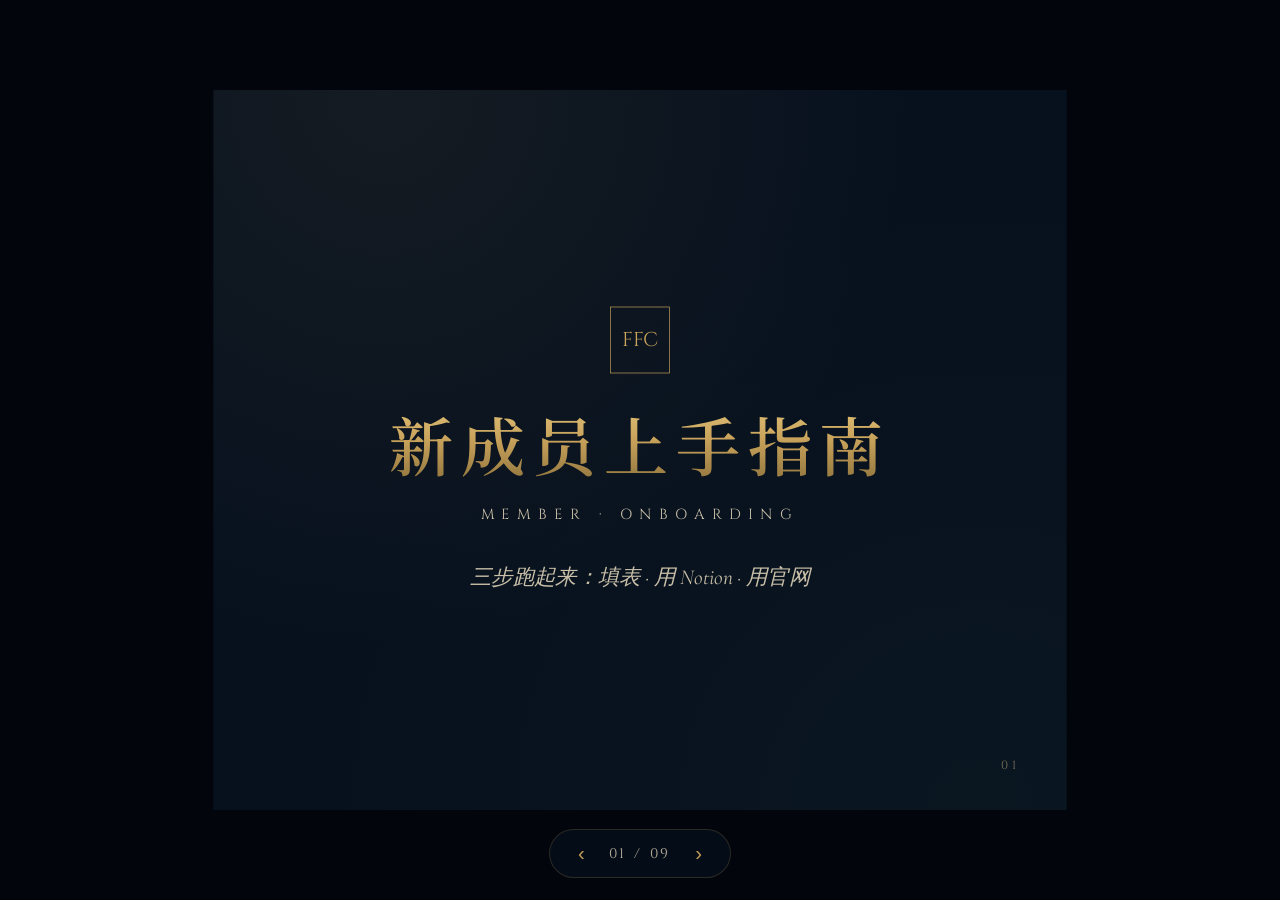
<file: 宣传PPT/member-guide.html>
<!DOCTYPE html>
<html lang="zh-CN">
<head>
<meta charset="UTF-8" />
<meta name="viewport" content="width=device-width, initial-scale=1.0" />
<title>FFC 新成员上手指南</title>
<link rel="preconnect" href="https://fonts.loli.net" crossorigin>
<link rel="stylesheet" href="https://fonts.loli.net/css2?family=Cinzel:wght@400;500;600&family=Cormorant+Garamond:ital,wght@0,500;1,400&family=Noto+Serif+SC:wght@400;500;600;700&family=Inter:wght@400;500;600&display=swap">
<style>
:root{--ink:#07111E;--ink2:#0E1A2B;--ink3:#15243A;--bone:#F2EBDA;--bone2:#C9BFA8;--bone3:#807660;--gold:#C9A35B;--gold2:#E5C77E;--gold3:#8A6F3A;--line:rgba(201,163,91,.20);--line2:rgba(201,163,91,.08);--cn:'Noto Serif SC',serif;--en:'Cinzel',serif;--serif:'Cormorant Garamond',serif;--sans:'Inter','PingFang SC',system-ui,sans-serif}
*{box-sizing:border-box;margin:0;padding:0}
html,body{background:#02060c;color:var(--bone);font-family:var(--sans);-webkit-font-smoothing:antialiased}
.stage{position:fixed;inset:0;display:flex;align-items:center;justify-content:center;overflow:hidden}
.deck{width:1920px;height:1080px;position:relative;transform-origin:center center}
.slide{position:absolute;inset:0;display:none;flex-direction:column;justify-content:center;padding:110px 130px;background:radial-gradient(ellipse at 20% 0%,rgba(201,163,91,.07),transparent 55%),radial-gradient(ellipse at 90% 100%,rgba(30,58,46,.12),transparent 60%),var(--ink);overflow:hidden}
.slide.active{display:flex;animation:fade .5s ease both}
@keyframes fade{from{opacity:0;transform:translateY(14px)}to{opacity:1;transform:none}}
.eyebrow{font-family:var(--sans);font-size:20px;letter-spacing:.45em;text-transform:uppercase;color:var(--gold);margin-bottom:26px}
.title{font-family:var(--cn);font-weight:500;font-size:80px;line-height:1.15;letter-spacing:.05em;color:var(--bone)}
.title .g{background:linear-gradient(180deg,var(--gold2),var(--gold) 50%,var(--gold3));-webkit-background-clip:text;background-clip:text;-webkit-text-fill-color:transparent}
.sub{font-family:var(--serif);font-size:32px;color:var(--bone2);margin-top:26px;line-height:1.5;font-style:italic}
.rule{height:1px;width:120px;background:linear-gradient(90deg,var(--gold),transparent);margin:38px 0}
.pageno{position:absolute;bottom:54px;right:70px;font-family:var(--en);font-size:18px;letter-spacing:.3em;color:var(--bone3)}
.brandfoot{position:absolute;bottom:50px;left:70px;font-family:var(--en);font-size:15px;letter-spacing:.35em;color:var(--gold3)}
.cover{align-items:center;text-align:center;justify-content:center}
.cover .mark{width:90px;height:100px;border:1.5px solid var(--gold);position:relative;margin-bottom:36px;display:flex;align-items:center;justify-content:center}
.cover .mark span{font-family:var(--en);font-size:30px;color:var(--gold)}
.cover h1{font-family:var(--cn);font-weight:600;font-size:96px;letter-spacing:.12em;background:linear-gradient(180deg,var(--gold2),var(--gold) 45%,var(--gold3));-webkit-background-clip:text;background-clip:text;-webkit-text-fill-color:transparent}
.cover .en{font-family:var(--en);font-size:22px;letter-spacing:.5em;color:var(--bone2);margin:24px 0 30px}
.cover .sub{text-align:center}
.steps{display:flex;flex-direction:column;gap:22px;margin-top:46px}
.row{display:flex;align-items:flex-start;gap:30px;border:1px solid var(--line);background:var(--ink2);padding:30px 40px}
.row .n{font-family:var(--en);font-size:40px;color:var(--gold);width:64px;flex-shrink:0;line-height:1.2}
.row .c h3{font-family:var(--cn);font-size:36px;color:var(--bone);font-weight:500;margin-bottom:10px}
.row .c p{font-family:var(--serif);font-size:26px;color:var(--bone2);line-height:1.55}
.row .c .hi{color:var(--gold2)}
.grid{display:grid;gap:28px;margin-top:46px}
.g2{grid-template-columns:repeat(2,1fr)}.g3{grid-template-columns:repeat(3,1fr)}
.card{border:1px solid var(--line);background:linear-gradient(180deg,var(--ink2),var(--ink));padding:34px 34px}
.card h3{font-family:var(--cn);font-size:32px;color:var(--bone);margin-bottom:12px;font-weight:500}
.card p{font-family:var(--serif);font-size:24px;line-height:1.55;color:var(--bone2)}
.card .ic{font-size:36px;margin-bottom:16px}
.quote{align-items:center;text-align:center;justify-content:center}
.quote .qt{font-family:var(--cn);font-size:54px;line-height:1.7;color:var(--bone);max-width:1300px}
.quote .qt em{font-style:normal;color:var(--gold2)}
.nav{position:fixed;bottom:22px;left:50%;transform:translateX(-50%);display:flex;gap:14px;align-items:center;z-index:50;background:rgba(7,17,30,.7);border:1px solid var(--line);border-radius:40px;padding:8px 18px;backdrop-filter:blur(8px)}
.nav button{background:none;border:none;color:var(--gold);font-size:20px;cursor:pointer;padding:4px 10px}
.nav .ind{font-family:var(--en);font-size:14px;letter-spacing:.2em;color:var(--bone2);min-width:60px;text-align:center}
@media print{.nav{display:none}.stage{position:static}.deck{transform:none!important}.slide{display:flex!important;position:relative;page-break-after:always}}
</style>
</head>
<body>
<div class="stage"><div class="deck" id="deck">

<section class="slide cover active">
  <div class="mark"><span>FFC</span></div>
  <h1>新成员上手指南</h1>
  <div class="en">MEMBER · ONBOARDING</div>
  <div class="sub">三步跑起来：填表 · 用 Notion · 用官网</div>
  <div class="pageno">01</div>
</section>

<section class="slide quote">
  <div class="eyebrow" style="margin-bottom:40px">Welcome Aboard</div>
  <div class="qt">欢迎加入 <em>财富自由俱乐部</em>。<br/>花 10 分钟看完这份指南，<br/>你就能用上社群的<em>全部资源</em>。</div>
  <div class="brandfoot">FINANCIAL FREEDOM CLUB</div>
  <div class="pageno">02</div>
</section>

<section class="slide">
  <div class="eyebrow">Step 1 · 填申请表</div>
  <div class="title">第一步 · <span class="g">认真填问卷</span></div>
  <div class="steps">
    <div class="row"><div class="n">!</div><div class="c"><h3>Notion 邮箱（最重要）</h3><p>务必填<span class="hi">你登录 Notion 的邮箱</span> —— 我们靠它邀请你进社群空间。没有就花 2 元买个教育邮箱。</p></div></div>
    <div class="row"><div class="n">+</div><div class="c"><h3>社媒 + 一句话介绍</h3><p>填了的社媒会显示在官网成员卡上（一键跳转）；一句话讲清你是谁、在做什么。</p></div></div>
    <div class="row"><div class="n">★</div><div class="c"><h3>名人合影（可多张）</h3><p>与名人/政商/资本的合影上传到「名人合影」字段，审核通过后上官网外圈人脉，角标是你的昵称。</p></div></div>
  </div>
  <div class="pageno">03</div>
</section>

<section class="slide">
  <div class="eyebrow">Step 2 · 进 Notion 空间</div>
  <div class="title">第二步 · <span class="g">接受邀请</span></div>
  <div class="grid g2">
    <div class="card"><div class="ic">📧</div><h3>收邀请邮件</h3><p>审核通过 + 付费后，你的 Notion 邮箱会收到邀请 → 点 Accept 即可进入「财富自由 Club」空间。</p></div>
    <div class="card"><div class="ic">🔓</div><h3>按等级解锁</h3><p>你能看到的内容由 VIP 等级决定：VIP0 知识库 → VIP1 投研 → VIP2 推特实时 → VIP3 大佬资料。</p></div>
  </div>
  <div class="pageno">04</div>
</section>

<section class="slide">
  <div class="eyebrow">Notion 基础</div>
  <div class="title">Notion · <span class="g">三个核心操作</span></div>
  <div class="grid g3">
    <div class="card"><div class="ic">📂</div><h3>左侧栏导航</h3><p>所有模块在左边侧栏，点开即看。手机装 Notion App 体验更好。</p></div>
    <div class="card"><div class="ic">🔀</div><h3>切换视图</h3><p>数据库顶部有多个 Tab（表格/看板/日历/画廊），点不同 Tab 换不同看法。</p></div>
    <div class="card"><div class="ic">🔍</div><h3>搜索</h3><p>Cmd/Ctrl+P 或顶部搜索框，关键词直达任何内容。</p></div>
  </div>
  <div class="pageno">05</div>
</section>

<section class="slide">
  <div class="eyebrow">逛什么</div>
  <div class="title">知识库 · <span class="g">按等级解锁</span></div>
  <div class="steps">
    <div class="row"><div class="n">0</div><div class="c"><h3>VIP0 · 知识库</h3><p>商业经典文档、财富书单、AI 工具教程、股票交易小课堂（44 节）。</p></div></div>
    <div class="row"><div class="n">1</div><div class="c"><h3>VIP1 · 投研</h3><p>财富日历、会员研报、大佬点名追踪、生态股价、核心标的池 + 成员资料。</p></div></div>
    <div class="row"><div class="n">2</div><div class="c"><h3>VIP2 · 推特实时</h3><p>AI 推特投研看板，还能往「订阅博主池」加你自己想追的 X 账号。</p></div></div>
    <div class="row"><div class="n">3</div><div class="c"><h3>VIP3 · 顶级</h3><p>付费博主订阅 + 大佬资料 / 引荐背书。</p></div></div>
  </div>
  <div class="pageno">06</div>
</section>

<section class="slide">
  <div class="eyebrow">学起来</div>
  <div class="title">股票课 · <span class="g">读完打卡上榜</span></div>
  <div class="grid g2">
    <div class="card"><div class="ic">📈</div><h3>44 节系统课</h3><p>每节：上方中文精讲，文末折叠英文原文，中间穿插视频。从第 1 课顺序学起。</p></div>
    <div class="card"><div class="ic">✅</div><h3>读完打卡</h3><p>读完在「阅读打卡」记一条 → 自动进「🏆 阅读排行榜」，看谁学得最猛。</p></div>
  </div>
  <div class="pageno">07</div>
</section>

<section class="slide">
  <div class="eyebrow">Step 3 · 用官网</div>
  <div class="title">第三步 · <span class="g">逛官网门面</span></div>
  <div class="grid g3">
    <div class="card"><div class="ic">🕸️</div><h3>关系网络</h3><p>看发起人+核心成员的圈层星图，点节点跳到对应成员。</p></div>
    <div class="card"><div class="ic">📰</div><h3>深度文章</h3><p>公开科普可直接读；会员研报露标题钩子，点击进社区看全文。</p></div>
    <div class="card"><div class="ic">📸</div><h3>外圈人脉</h3><p>成员真实合影墙，点开滑看，角标显示上传者。</p></div>
  </div>
  <div class="pageno">08</div>
</section>

<section class="slide cover">
  <div class="eyebrow">需要帮助？</div>
  <div class="title" style="text-align:center">遇到问题 · <span class="g">找 David 小鱼</span></div>
  <div class="sub" style="text-align:center">社群维护者 · 网站 & Notion 运营<br/>或参考每周私享会集中答疑</div>
  <div class="brandfoot">FINANCIAL FREEDOM CLUB · EST · MMXXVI</div>
  <div class="pageno">09</div>
</section>

</div></div>
<div class="nav"><button id="prev">‹</button><span class="ind" id="ind">01 / 09</span><button id="next">›</button></div>
<script>
const slides=[...document.querySelectorAll('.slide')];let i=0;const ind=document.getElementById('ind');
function show(n){slides[i].classList.remove('active');i=(n+slides.length)%slides.length;slides[i].classList.add('active');ind.textContent=String(i+1).padStart(2,'0')+' / '+String(slides.length).padStart(2,'0');}
document.getElementById('next').onclick=()=>show(i+1);document.getElementById('prev').onclick=()=>show(i-1);
addEventListener('keydown',e=>{if(e.key==='ArrowRight'||e.key===' ')show(i+1);else if(e.key==='ArrowLeft')show(i-1);});
function fit(){const d=document.getElementById('deck');const s=Math.min(innerWidth/1920,innerHeight/1080);d.style.transform='scale('+s+')';}
addEventListener('resize',fit);fit();
</script>
</body>
</html>
</file>
